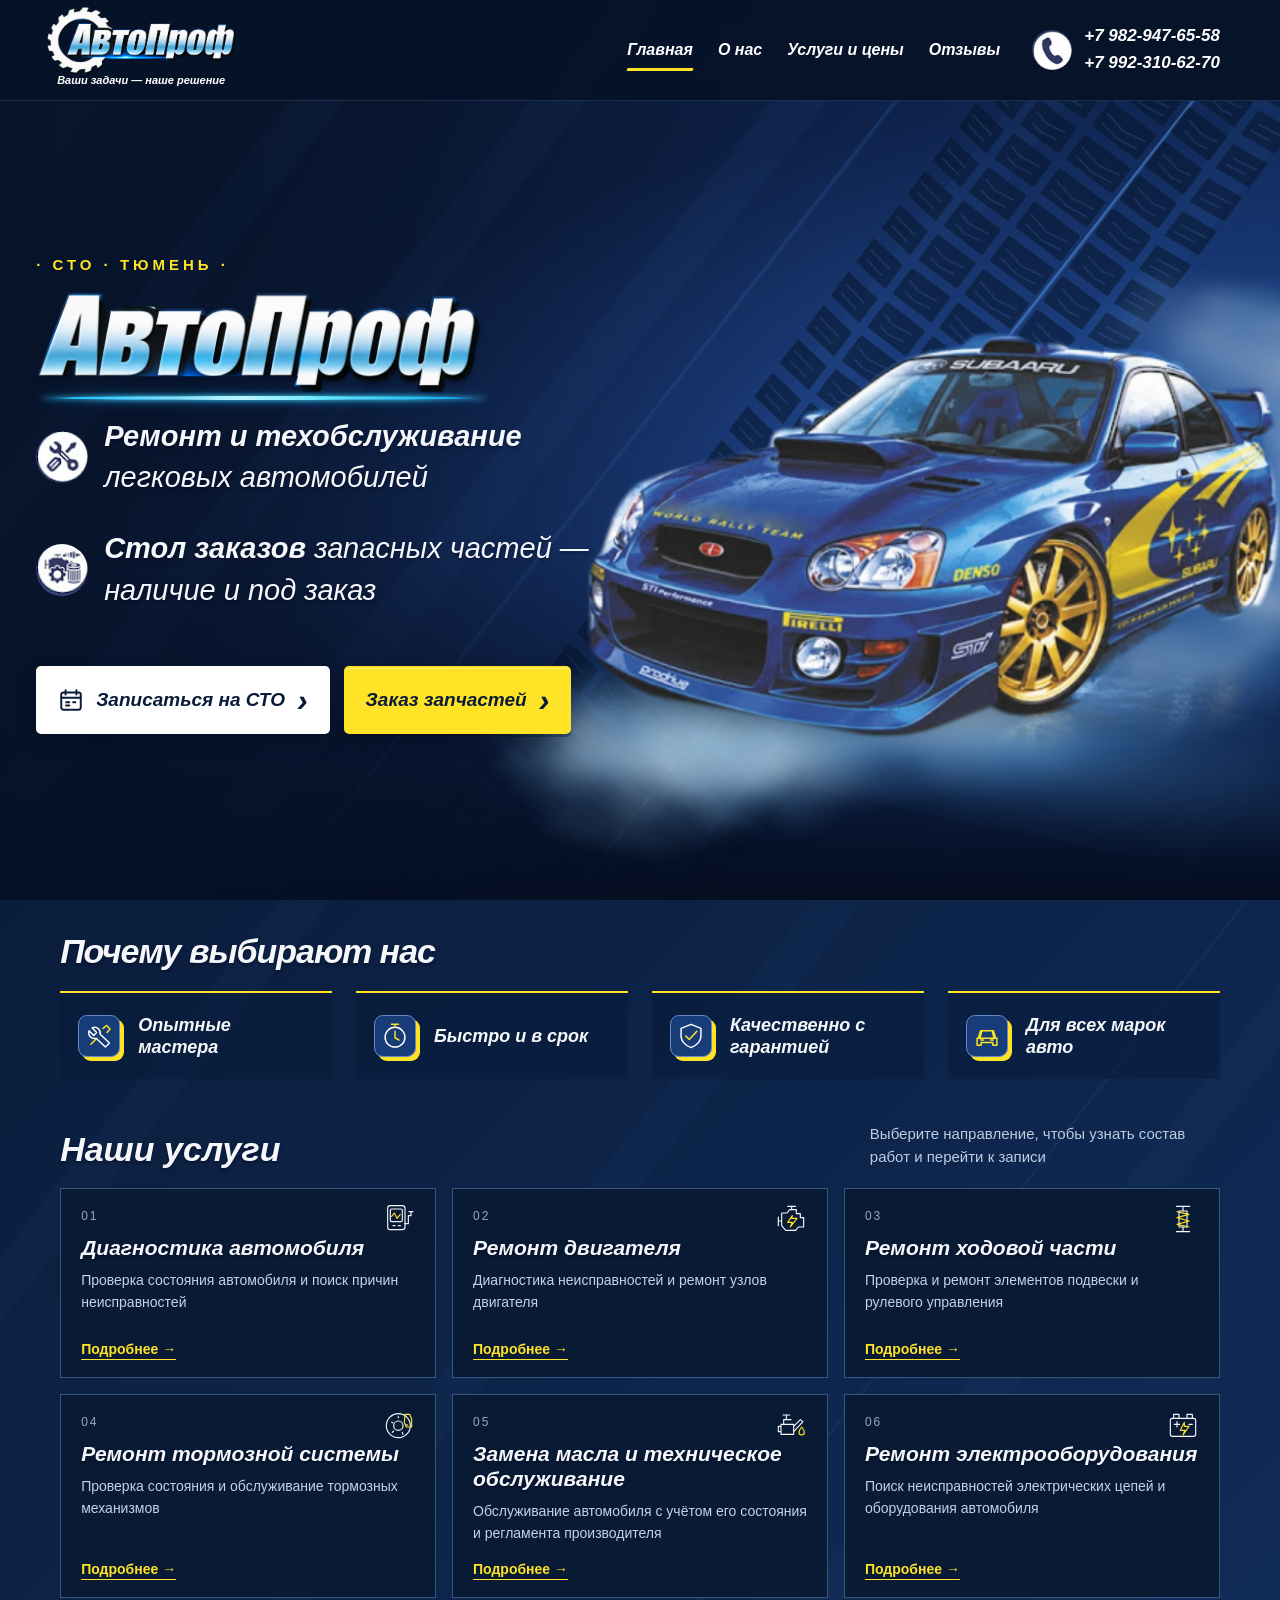
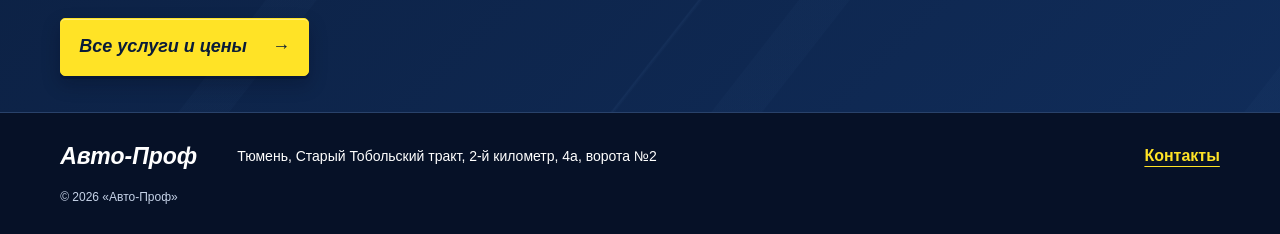
<file: index.html>
<!doctype html>
<html lang="ru">
<head>
<meta charset="UTF-8">
<meta name="viewport" content="width=device-width, initial-scale=1.0">
<title>Авто-Проф — автосервис в Тюмени</title>
<link rel="stylesheet" href="style.css?v=0f8491ec">
<link rel="stylesheet" href="services.css">
<link rel="stylesheet" href="visual-depth.css">
<link rel="stylesheet" href="header.css">
<link rel="stylesheet" href="hero-layout.css?v=631994cf">
<script src="hero-layout.js?v=60585cc0"></script>
<link rel="icon" href="data:,">
<style>
/* Каталог цен в общем информационном окне — без изменений экранов сайта. */
#modal-panel.prices-panel{max-width:850px;max-height:calc(100dvh - 34px);display:flex;flex-direction:column;overflow:hidden;background:#172940;border:1px solid #d6b86b}
#modal-panel.prices-panel #dt{flex-shrink:0;margin:0 0 12px;color:#fff;font-size:clamp(21px,2.4vw,30px)}
#modal-panel.prices-panel #desc{overflow-y:auto;overscroll-behavior:contain;min-height:0;padding-right:10px;scrollbar-color:#dfbe6a #1d324b}
#modal-panel.prices-panel #close{flex-shrink:0;margin-top:14px;align-self:flex-start}
#modal-panel.prices-panel .price-intro{color:#cbd7e8;font-size:14px;margin:0 0 15px}
#modal-panel.prices-panel .price-group{padding:14px 0 16px;border-top:1px solid #50627b}
#modal-panel.prices-panel .price-group h3{font-size:20px;color:#ffe326;margin:0 0 12px;line-height:1.3}
#modal-panel.prices-panel .price-list{list-style:none;padding:0;margin:0}
#modal-panel.prices-panel .price-list li{display:flex;justify-content:space-between;align-items:baseline;gap:16px;padding:8px 0;border-bottom:1px solid #ffffff15;color:#eef4fc;font-size:15px;line-height:1.4}
#modal-panel.prices-panel .price-list strong{color:#ffe326;white-space:nowrap;font-size:14px;font-weight:700}
@media(max-width:570px){#modal-panel.prices-panel{padding:18px 14px;max-height:calc(100dvh - 12px)}#modal-panel.prices-panel .price-list li{flex-wrap:wrap;gap:2px}#modal-panel.prices-panel .price-list strong{margin-left:auto}}
</style>
</head>
<body>
    <header class="site-header" aria-label="Шапка сайта">
      <!-- Постоянный логотип: шестерёнка и название из новой визитки. -->
      <div class="brand" role="img" aria-label="АвтоПроф. Ваши задачи — наше решение">
        <span class="brand-art" aria-hidden="true"></span>
        <span class="brand-slogan" aria-hidden="true">Ваши задачи — наше решение</span>
      </div>
      <div class="header-side">
      <nav class="main-nav" aria-label="Основное меню">
        <a href="#home" class="active" aria-current="page" data-panel="Главная">Главная</a>
        <button type="button" data-panel="О нас">О нас</button>
        <a href="#services" data-panel="Услуги и цены">Услуги и цены</a>
        <button type="button" data-panel="Отзывы">Отзывы</button>
      </nav>
      <div class="header-phones" aria-label="Телефоны Авто-Проф">
        <span class="header-phone-icon" aria-hidden="true"></span>
        <div class="header-phone-numbers"><a href="tel:+79829476558">+7 982-947-65-58</a><a href="tel:+79923106270">+7 992-310-62-70</a></div>
      </div>
      </div>
    </header>
<main class="page" id="home">
  <div class="landscape" aria-hidden="true"></div>
  <div class="scene-shade" aria-hidden="true"></div>
  <div class="hero-reference-stage">
  <div class="car-art" role="img" aria-label="Синий Subaru в жёлтой раллийной ливрее с золотыми дисками"><span class="car-light" aria-hidden="true"></span><span class="car-smoke" aria-hidden="true"></span></div>
  <div class="composition">


    <section class="hero" aria-label="Автосервис Авто-Проф">
      <div class="hero-locality">· СТО · Тюмень ·</div>
      <h1 class="hero-wordmark"><span class="visually-hidden">Авто-Проф</span><img src="assets/avtoprof-wordmark.svg" alt="" width="1845" height="414"></h1>


    </section>



    <section class="service-blocks" aria-label="Ремонт и заказ запчастей">
      <div class="service-block">
        <span class="service-icon service-icon-repair" aria-hidden="true"></span>
        <p><strong>Ремонт и техобслуживание</strong> легковых автомобилей</p>
      </div>
      <div class="service-block">
        <span class="service-icon service-icon-parts" aria-hidden="true"></span>
        <p><strong>Стол заказов</strong> запасных частей — наличие и под заказ</p>
      </div>
    </section>

    <div class="actions">
      <button type="button" class="action booking-cta" data-panel="Услуги">
        <svg class="cta-calendar-icon" viewBox="0 0 24 24" aria-hidden="true"><rect x="3" y="5" width="18" height="16" rx="2"/><path d="M7 3v4M17 3v4M3 10h18M7.5 14h3M7.5 17h3M14 14h2"/></svg>
        <span>Записаться на СТО</span><span class="cta-arrow" aria-hidden="true">›</span>
      </button>
      <button type="button" class="action parts-cta" title="Форма заказа запчастей готовится"><span>Заказ запчастей</span><span class="cta-arrow" aria-hidden="true">›</span></button>
    </div>
  </div>
  </div>
</main>
<div id="home-content">
<section class="benefits-screen" aria-labelledby="benefits-title">
  <div class="benefits-inner">
    <h2 id="benefits-title">Почему выбирают нас</h2>
    <section class="advantages" aria-label="Преимущества автосервиса">
      <div class="advantage">
        <svg class="adv-icon" viewBox="0 0 48 48" aria-hidden="true"><path d="m12 10 8 8-5 5-8-8a10 10 0 0 0 12 13l16 15 7-7-16-15A10 10 0 0 0 12 10Z"/><path d="m31 11 6-5 6 6-5 6M10 38l9-9"/></svg>
        <span>Опытные мастера</span>
      </div>
      <div class="advantage">
        <svg class="adv-icon" viewBox="0 0 48 48" aria-hidden="true"><circle cx="24" cy="26" r="17"/><path d="M24 16v11l7 4M18 4h12M24 4v5"/></svg>
        <span>Быстро и в срок</span>
      </div>
      <div class="advantage">
        <svg class="adv-icon" viewBox="0 0 48 48" aria-hidden="true"><path d="m24 4 17 7v13c0 10-9 17-17 20C16 41 7 34 7 24V11Z"/><path d="m15 24 6 6 13-14"/></svg>
        <span>Качественно с гарантией</span>
      </div>
      <div class="advantage">
        <svg class="adv-icon" viewBox="0 0 48 48" aria-hidden="true"><path d="m9 28 4-13h22l4 13M7 28h34v12h-7v-5H14v5H7ZM15 15l-3 13m21-13 3 13M13 31h5m12 0h5"/></svg>
        <span>Для всех марок авто</span>
      </div>
    </section>
  </div>
</section>
<section class="services-section" id="services" aria-labelledby="services-title">
  <div class="services-heading"><div><h2 id="services-title" tabindex="-1">Наши услуги</h2></div><p>Выберите направление, чтобы узнать состав работ и перейти к записи</p></div>
  <div class="service-cards" id="service-cards"></div>
  <div class="services-actions">

    <a class="service-button all-services" href="services.html" data-service-price-modal="true">Все услуги и цены <span aria-hidden="true">→</span></a>
  </div>
  <noscript><p>Для просмотра каталога включите JavaScript. <a href="services.html">Все услуги и цены</a></p></noscript>
</section>
</div>
<footer class="site-footer" id="contacts">
  <strong class="footer-brand">Авто-Проф</strong>
  <address>Тюмень, Старый Тобольский тракт, 2-й километр, 4а, ворота №2</address>
  <a href="#contacts" data-panel="Контакты">Контакты</a>
  <small>© 2026 «Авто-Проф»</small>
</footer>

<div class="dialog" id="dialog" role="dialog" aria-modal="true" aria-labelledby="dt">
<div class="panel" id="modal-panel">
<h2 id="dt">
</h2>
<div id="desc">
</div>
<section id="booking" hidden aria-label="Демонстрационный календарь записи">
<p class="booking-note">
<strong>Демонстрация.</strong> Цветные точки и время — пример. Реальная занятость СТО пока не подключена, запись не отправляется.</p>
<div class="booking-toolbar">
<button type="button" class="booking-nav" id="cal-prev" aria-label="Предыдущий месяц">‹</button>
<strong id="cal-month">
</strong>
<button type="button" class="booking-nav" id="cal-next" aria-label="Следующий месяц">›</button>
</div>
<div class="booking-days" id="cal-days">
</div>
<div class="booking-legend">
<span>
<i class="booking-dot free">
</i>Есть время (пример)</span>
<span>
<i class="booking-dot few">
</i>Мало мест (пример)</span>
<span>
<i class="booking-dot busy">
</i>Нет мест (пример)</span>
</div>
<div class="booking-result" id="cal-result" aria-live="polite">
<strong>Выбери дату</strong>Нажми на число с цветной точкой, чтобы посмотреть пример свободных часов.</div>
</section>
<section id="reviews" hidden aria-label="Отзывы клиентов">
<p class="reviews-summary" id="reviews-summary"></p>
<p id="reviews-empty">Опубликованных отзывов пока нет. Будем размещать реальные отзывы после проверки подлинности и модерации.</p>
<ul class="review-list" id="review-list" aria-label="Опубликованные отзывы"></ul>
<h3>Оставить отзыв — демонстрация</h3>
<p class="review-note" id="review-demo-note">Отзыв не отправляется и не сохраняется. Это прототип формы: публикация и проверка отзывов ещё не подключены. Не вводите персональные данные.</p>
<form class="review-form" id="review-form" aria-describedby="review-demo-note">
<label>Имя или псевдоним<input name="author" maxlength="60" autocomplete="off" required></label>
<fieldset><legend>Ваша оценка: от 1 до 5 звёзд</legend><div class="review-stars">
<label><input type="radio" name="rating" value="1" required>1 ★</label><label><input type="radio" name="rating" value="2" required>2 ★</label><label><input type="radio" name="rating" value="3" required>3 ★</label><label><input type="radio" name="rating" value="4" required>4 ★</label><label><input type="radio" name="rating" value="5" required>5 ★</label>
</div></fieldset>
<label>Текст отзыва<textarea name="text" minlength="10" maxlength="2000" required></textarea></label>
<button class="close" type="submit">Проверить заполнение (без отправки)</button>
<p class="review-status review-note" id="review-status" role="status"></p>
</form>
<p class="review-note">Планируется проверка подлинности отзывов и модерация перед публикацией. Защита от спама будет включать серверную проверку данных, ограничение частоты отправки и проверку повторов. Сейчас приём отзывов отключён.</p>
</section><button class="close" id="close">Вернуться на главную</button>
</div>
</div>

<!-- Шаг 2: выбор времени и демонстрационная форма. Заявки никуда не отправляются. -->
<div class="appointment-dialog" id="appointment-dialog" role="dialog" aria-modal="true" aria-labelledby="appointment-title" hidden>
  <section class="appointment-panel">
    <button class="appointment-x" id="appointment-close" type="button" aria-label="Закрыть окно записи">×</button>
    <div class="appointment-kicker">Авто-Проф · Демонстрационная запись</div>
    <h2 id="appointment-title">Выбор времени записи</h2>
    <p class="appointment-date" id="appointment-date"></p>
    <p class="appointment-disclaimer">Свободные часы указаны для примера. Дата и время не бронируются.</p>
    <p class="appointment-section-title">Выберите свободный час</p>
    <div id="appointment-times" class="appointment-times" role="group" aria-label="Доступное время"></div>
    <form id="appointment-form" novalidate>
      <div class="appointment-fields">
        <label>Ваше имя <input name="name" type="text" autocomplete="name" placeholder="Как к вам обращаться" maxlength="80" required></label>
        <label>Телефон <input name="phone" type="tel" autocomplete="tel" placeholder="+7 ..." maxlength="32" required></label>
      </div>
      <button class="appointment-submit" id="appointment-submit" type="submit" disabled>Проверить выбор (демо)</button>
      <p class="appointment-feedback" id="appointment-feedback" role="status" aria-live="polite">Форма работает только для демонстрации: данные не отправляются и не сохраняются.</p>
    </form>
  </section>
</div>

<script src="services-data.js"></script>
<script src="services-ui.js?v=f7b2fd6e"></script>
<script src="script.js?v=80ea9233"></script>
<script>
/* Одно прокручиваемое окно с полным утверждаемым перечнем из шести категорий. */
(function(){
const groups=[["Диагностика автомобиля",["Компьютерная диагностика","Диагностика двигателя","Диагностика ходовой части","Диагностика тормозной системы","Диагностика электрооборудования","Проверка технических жидкостей"]],["Ремонт двигателя",["Капитальный ремонт двигателя","Замена прокладки ГБЦ","Замена ремня и цепи ГРМ","Замена сальников и прокладок","Ремонт системы охлаждения","Замена радиатора, термостата и помпы","Устранение течей масла и антифриза"]],["Ремонт ходовой части",["Замена амортизаторов","Замена стоек и втулок стабилизатора","Замена шаровых опор","Замена рулевых наконечников и тяг","Замена рычагов подвески","Замена ступичных подшипников","Замена сайлентблоков"]],["Ремонт тормозной системы",["Замена тормозных колодок","Замена тормозных дисков","Замена тормозных суппортов","Ремонт тормозных суппортов","Замена тормозных шлангов","Замена тормозной жидкости","Прокачка тормозной системы"]],["Замена масла и техническое обслуживание",["Замена моторного масла","Замена масляного фильтра","Замена воздушного фильтра","Замена салонного фильтра","Замена топливного фильтра","Замена масла в коробке передач","Замена антифриза","Плановое техническое обслуживание"]],["Ремонт электрооборудования",["Диагностика электропроводки","Ремонт электропроводки","Ремонт и замена генератора","Ремонт и замена стартера","Замена датчиков","Диагностика аккумулятора","Ремонт освещения автомобиля","Поиск и устранение неисправностей электрооборудования"]]];
let lastTrigger=null;
const dialog=document.getElementById('dialog');
const panel=document.getElementById('modal-panel');
const desc=document.getElementById('desc');
function closePrices(){
  panel.classList.remove('prices-panel');
  dialog.classList.remove('open');
  if(lastTrigger && lastTrigger.isConnected)lastTrigger.focus({preventScroll:true});
  lastTrigger=null;
}
document.addEventListener('click',function(event){
  // Header navigation is NEVER a price dialog trigger. Keep this decision
  // here in the capturing handler, before the dialog's own event handling.
  const headerServices=event.target.closest('body > .site-header .main-nav [data-panel="Услуги и цены"]');
  if(headerServices){
    if(event.metaKey||event.ctrlKey||event.shiftKey||event.altKey||event.button!==0)return;
    event.preventDefault();
    event.stopImmediatePropagation();
    const target=document.getElementById('services');
    if(target){
      const reduced=window.matchMedia('(prefers-reduced-motion: reduce)').matches;
      target.scrollIntoView({behavior:reduced?'instant':'smooth',block:'start'});
      document.querySelectorAll('.main-nav [data-panel]').forEach(el=>{
        const active=el===headerServices;
        el.classList.toggle('active',active);
        if(active)el.setAttribute('aria-current','page');
        else el.removeAttribute('aria-current');
      });
      if(window.location.hash!=='#services')window.history.pushState(null,'','#services');
    }
    return;
  }
  // Each of six details links shows only the matching group from the same price list.
  const single=event.target.closest('#service-cards .service-card .service-more');
  const trigger=single||event.target.closest('.all-services[data-service-price-modal]');
  if(trigger){
    if(event.metaKey||event.ctrlKey||event.shiftKey||event.altKey)return;
    event.preventDefault();event.stopImmediatePropagation();
    lastTrigger=trigger;
    document.getElementById('booking').hidden=true;
    document.getElementById('reviews').hidden=true;
    document.getElementById('dt').hidden=false;
    const serviceId=single?(single.dataset.serviceDetail||single.getAttribute('href')?.match(/service-([a-z-]+)\.html/)?.[1]):null;
    const selectedGroup=single?window.AVTO_SERVICES.services.findIndex(service=>service.id===serviceId):-1;
    if(single && (selectedGroup<0 || selectedGroup>=groups.length))return;
    document.getElementById('dt').textContent=single?groups[selectedGroup][0]:'Авто-Проф — Виды работ и цены';
    panel.classList.remove('about-panel','reviews-panel','booking-wide');
    panel.classList.add('prices-panel');
    desc.hidden=false;desc.replaceChildren();
    const intro=document.createElement('p');intro.className='price-intro';
    intro.textContent='Перечень работ для согласования. Цены «от 0 рублей» — временные обозначения, не действующий прайс.';
    desc.append(intro);
    groups.forEach(([name,works],index)=>{
      if(single && index!==selectedGroup)return;
      const section=document.createElement('section');section.className='price-group';
      const heading=document.createElement('h3');heading.textContent=(index+1)+'. '+name;
      const list=document.createElement('ul');list.className='price-list';
      works.forEach(work=>{
        const item=document.createElement('li');
        const label=document.createElement('span');label.textContent=work;
        const amount=document.createElement('strong');amount.textContent='от 0 рублей';
        item.append(label,amount);list.append(item);
      });
      section.append(heading,list);desc.append(section);
    });
    desc.scrollTop=0;dialog.classList.add('open');
    document.getElementById('close').focus({preventScroll:true});
    return;
  }
  if(panel.classList.contains('prices-panel') && (event.target.id==='close'||event.target===dialog)){
    event.preventDefault();event.stopImmediatePropagation();closePrices();
  }
},true);
document.addEventListener('keydown',event=>{
 if(event.key==='Escape' && panel.classList.contains('prices-panel') && dialog.classList.contains('open')){
   event.preventDefault();event.stopImmediatePropagation();closePrices();
 }
},true);
})();
</script>

<!-- Демонстрационный предпросмотр записи: никакие заявки не сохраняются. -->
<style>
#sto-booking-preview .sto-review[hidden],#sto-booking-preview .sto-success[hidden]{display:none!important}
#sto-booking-preview .sto-review{border:1px solid #d4b556;border-radius:10px;margin-top:10px;padding:12px;color:#fff;background:#213b56}
#sto-booking-preview .sto-review h3{font-size:16px;color:#ffda29;margin:0 0 7px}
#sto-booking-preview .sto-review-details-line{font-size:13px;line-height:1.4;margin:3px 0;overflow-wrap:anywhere}
#sto-booking-preview .sto-review-actions{display:flex;gap:10px;margin-top:9px}
#sto-booking-preview .sto-review-actions button{flex:1;border:1px solid #cbb36d;background:#ffda29;color:#12273c;padding:9px;border-radius:8px;cursor:pointer;font-size:13px;font-weight:700}
#sto-booking-preview .sto-review-actions #sto-edit{background:#29465f;color:#fff}
#sto-booking-preview .sto-success{text-align:center;border:1px solid #487f5e;border-radius:12px;background:#1f3d44;padding:15px 12px;margin-top:10px}
#sto-booking-preview .sto-success-check{display:inline-grid;place-items:center;border-radius:50%;width:45px;height:45px;background:#2fa96a;color:white;font-size:28px;font-weight:bold}
#sto-booking-preview .sto-success h3{font-size:22px;color:#fff;margin:8px 0}
#sto-booking-preview .sto-success p{font-size:14px;margin:6px 0}
#sto-booking-preview .sto-success small{display:block;font-size:11px;line-height:1.4;color:#bdd0dc;margin-top:10px}
@media(max-width:570px){#sto-booking-preview .sto-review-actions{flex-direction:column}}
#sto-booking-preview[hidden]{display:none!important}
#sto-booking-preview{position:fixed;inset:0;z-index:1100;background:rgba(5,12,25,.84);display:flex;align-items:center;justify-content:center;padding:14px;backdrop-filter:blur(5px)}
#sto-booking-preview .sto-preview-card{position:relative;box-sizing:border-box;width:min(850px,100%);max-height:calc(100dvh - 28px);overflow-y:auto;padding:25px;background:#172940;color:#fff;border:1px solid #bfa65e;border-radius:18px;box-shadow:0 28px 90px #000a;font-family:Arial,"Segoe UI",sans-serif}
#sto-booking-preview h2{font-size:27px;line-height:1.2;color:#fff;margin:0 38px 8px 0}
#sto-booking-preview .sto-note{font-size:13px;color:#bdcee1;margin:0 0 16px;line-height:1.5}
#sto-booking-preview .sto-close{position:absolute;top:13px;right:17px;background:none;color:#fff;border:0;font-size:30px;cursor:pointer}
#sto-booking-preview .sto-fields{display:grid;grid-template-columns:1fr 1fr;gap:12px}
#sto-booking-preview label{display:flex;flex-direction:column;gap:6px;font-size:14px;font-weight:700;color:#f4f5f8}
#sto-booking-preview input,#sto-booking-preview textarea{box-sizing:border-box;width:100%;border:1px solid #71849b;border-radius:9px;background:#0c1c32;color:#fff;padding:11px 12px;min-height:43px;font:normal 15px/1.4 Arial,sans-serif}
#sto-booking-preview textarea{resize:vertical;min-height:72px}
#sto-booking-preview .sto-reason{grid-column:1/-1}
#sto-booking-preview .sto-time-heading{display:flex;justify-content:space-between;gap:8px;align-items:center;margin:17px 0 10px;font-size:15px;font-weight:700}
#sto-booking-preview .sto-time-heading small{font-size:12px;color:#bdcee1;font-weight:400}
#sto-booking-preview .sto-legend{display:flex;gap:16px;flex-wrap:wrap;margin:10px 0;color:#d4e2f4;font-size:12px}
#sto-booking-preview .sto-legend span{display:inline-flex;align-items:center;gap:6px}
#sto-booking-preview .sto-legend i{width:17px;height:7px;border-radius:4px;display:inline-block}
#sto-booking-preview .sto-time-grid{display:grid;grid-template-columns:repeat(4,minmax(0,1fr));gap:9px}
#sto-booking-preview .sto-time{background:#203955;border:1px solid #526b88;color:#fff;border-radius:10px;padding:11px 9px;text-align:left;cursor:pointer;font:inherit}
#sto-booking-preview .sto-time:disabled{opacity:.62;cursor:not-allowed}
#sto-booking-preview .sto-time[aria-pressed="true"]{border:2px solid #ffdb35;background:#2d4762;padding:10px 8px}
#sto-booking-preview .sto-time[aria-pressed="true"]::after{content:"✓ Выбрано";display:block;font-size:12px;font-weight:800;color:#ffda29;margin-top:7px}
#sto-booking-preview .sto-selected{border:1px solid #d6b35c;background:#253d59;border-radius:9px;padding:11px 13px;margin-top:14px;line-height:1.5;color:#fff;font-size:14px}
#sto-booking-preview .sto-selected strong{color:#ffda29}
#sto-booking-preview .sto-time strong{font-size:17px;display:block;margin-bottom:8px}
#sto-booking-preview .sto-bars{display:flex;gap:3px;margin-bottom:7px}
#sto-booking-preview .sto-bars i{flex:1;height:7px;border-radius:3px}
#sto-booking-preview .sto-time small{font-size:11px;color:#dce7f7}
#sto-booking-preview .sto-submit{border:0;border-radius:9px;background:#ffda29;color:#0e2440;padding:13px 20px;font-size:16px;font-weight:800;cursor:pointer;margin-top:15px;width:100%}
#sto-booking-preview .sto-submit:disabled{opacity:.5;cursor:not-allowed}
#sto-booking-preview .sto-feedback{font-size:13px;color:#ffe584;line-height:1.5;min-height:18px;margin:10px 0 0}
@media(max-width:650px){#sto-booking-preview .sto-preview-card{padding:20px 14px}#sto-booking-preview .sto-fields{grid-template-columns:1fr}#sto-booking-preview .sto-time-grid{grid-template-columns:repeat(2,minmax(0,1fr))}#sto-booking-preview h2{font-size:23px}}
/* Компактное окно записи для 1366×768: естественная типографика, без масштабирования. */
@media (min-width:701px) and (min-height:650px){
 #sto-booking-preview{padding:8px}
 #sto-booking-preview .sto-preview-card{padding:14px 20px;max-height:calc(100dvh - 16px);overflow-y:auto}
 #sto-booking-preview h2{font-size:23px;margin-bottom:3px}
 #sto-booking-preview .sto-note{font-size:12px;line-height:1.3;margin-bottom:8px}
 #sto-booking-preview .sto-fields{column-gap:12px;row-gap:7px}
 #sto-booking-preview label{font-size:13px;gap:3px}
 #sto-booking-preview input,#sto-booking-preview textarea{min-height:36px;padding:7px 10px;font-size:14px;line-height:1.3}
 #sto-booking-preview textarea{min-height:48px;height:48px}
 #sto-booking-preview .sto-time-heading{margin:9px 0 5px;font-size:14px}
 #sto-booking-preview .sto-legend{margin:4px 0 7px}
 #sto-booking-preview .sto-time-grid{gap:7px}
 #sto-booking-preview .sto-time{padding:7px 9px}
 #sto-booking-preview .sto-time[aria-pressed="true"]{padding:6px 8px}
 #sto-booking-preview .sto-time strong{font-size:16px;margin-bottom:4px}
 #sto-booking-preview .sto-bars{margin-bottom:4px}
 #sto-booking-preview .sto-bars i{height:6px}
 #sto-booking-preview .sto-time[aria-pressed="true"]::after{margin-top:3px}
 #sto-booking-preview .sto-selected{margin-top:8px;padding:7px 10px;font-size:13px}
 #sto-booking-preview .sto-submit{margin-top:8px;padding:9px 15px;font-size:15px}
 #sto-booking-preview .sto-feedback{margin-top:5px;font-size:12px}
}
</style>
<div id="sto-booking-preview" hidden role="dialog" aria-modal="true" aria-labelledby="sto-preview-title">
 <section class="sto-preview-card">
  <button class="sto-close" type="button" aria-label="Закрыть окно записи">×</button>
  <h2 id="sto-preview-title">Записаться на СТО</h2>
  <p class="sto-note">Авто-Проф · Демонстрационный макет. Записи и занятость условные; персональные данные не передаются и не сохраняются.</p>
  <form id="sto-preview-form" novalidate>
   <div class="sto-fields">
    <label>Ваше имя <input type="text" name="client" autocomplete="off" placeholder="Введите имя" required maxlength="80"></label>
    <label>Номер телефона <input type="tel" name="phone" autocomplete="off" placeholder="+7 (999) 000-00-00" required maxlength="30"></label>
    <label class="sto-reason">Причина обращения (необязательно) <textarea name="reason" placeholder="Например: стук в подвеске, замена масла, диагностика двигателя..." maxlength="1000"></textarea></label>
    <label class="sto-reason">Дата приезда <input type="date" name="date" required></label>
   </div>
   <div class="sto-time-heading"><span>Удобное время приезда</span><small>4 места на каждый час</small></div>
   <div class="sto-legend"><span><i style="background:#397dd2"></i> Занято</span><span><i style="background:#ffda29"></i> Свободно</span></div>
   <div class="sto-time-grid" id="sto-preview-times"></div>
   <div class="sto-selected" id="sto-preview-selected" role="status" aria-live="polite">Дата и время приезда: <strong>время ещё не выбрано</strong></div>
   <button class="sto-submit" type="submit">Проверить данные заявки</button>
   <div id="sto-review" class="sto-review" hidden>
    <h3>Проверьте данные заявки</h3><div id="sto-review-details"></div>
    <div class="sto-review-actions"><button type="button" id="sto-edit">Изменить данные</button><button type="button" id="sto-send">Отправить заявку (демо)</button></div>
   </div>
   <div id="sto-success" class="sto-success" hidden role="status" aria-live="polite">
     <span class="sto-success-check" aria-hidden="true">✓</span>
     <h3>Заявка принята!</h3>
     <p>С вами свяжется менеджер в ближайшее время.</p>
     <p>Благодарим за обращение в «АвтоПроф»!</p>
     <small>Демонстрация: запись не отправлена, не сохранена и не бронирует время на СТО.</small>
   </div>
   <p class="sto-feedback" id="sto-preview-feedback" aria-live="polite">Выберите дату и свободное время. Реальная запись пока не подключена.</p>
  </form>
 </section>
</div>
<script>
(function(){
 const overlay=document.getElementById('sto-booking-preview');
 const form=document.getElementById('sto-preview-form');
 const date=form.elements.namedItem('date');
 const times=document.getElementById('sto-preview-times');
 const feedback=document.getElementById('sto-preview-feedback');
 const selectedSummary=document.getElementById('sto-preview-selected');
 function updateSummary(){selectedSummary.replaceChildren();selectedSummary.append(document.createTextNode('Дата и время приезда: '));const strong=document.createElement('strong');strong.textContent=date.value && activeTime ? date.value+' в '+activeTime : 'время ещё не выбрано';selectedSummary.append(strong);}
 const close=overlay.querySelector('.sto-close');
 const review=document.getElementById('sto-review');
 const reviewDetails=document.getElementById('sto-review-details');
 const success=document.getElementById('sto-success');
 const edit=document.getElementById('sto-edit');
 const send=document.getElementById('sto-send');
 const checkButton=form.querySelector('.sto-submit');
 function resetResult(){review.hidden=true;success.hidden=true;checkButton.hidden=false;}
 function setReviewLine(label,value){const p=document.createElement('p');p.className='sto-review-details-line';const strong=document.createElement('strong');strong.textContent=label+': ';p.append(strong,document.createTextNode(value));reviewDetails.append(p);}
 edit.addEventListener('click',()=>{resetResult();feedback.textContent='Исправьте данные и повторно проверьте заявку.';});
 send.addEventListener('click',()=>{review.hidden=true;checkButton.hidden=true;success.hidden=false;feedback.textContent='Это пример подтверждения. Для реальной записи требуется подключение серверного сохранения.';});
 let activeTime=null,previousFocus=null;
 const today=()=>{const p=Object.fromEntries(new Intl.DateTimeFormat('en-US',{timeZone:'Asia/Yekaterinburg',year:'numeric',month:'2-digit',day:'2-digit'}).formatToParts(new Date()).filter(x=>x.type!=='literal').map(x=>[x.type,x.value]));return p.year+'-'+p.month+'-'+p.day;};
 function count(dateStr,hour){
  const day=Number(dateStr.slice(-2));
  return (day*7+hour*3)%5;
 }
 function render(){
  activeTime=null;times.replaceChildren();updateSummary();
  const selected=date.value;
  const now=today();
  for(let hour=9;hour<18;hour++){
   if(hour===13)continue;
   const time=String(hour).padStart(2,'0')+':00',busy=count(selected||now,hour);
   const button=document.createElement('button');
   button.type='button';button.className='sto-time';button.disabled=!selected||selected<now||busy===4;
   button.setAttribute('aria-pressed','false');
   const title=document.createElement('strong');title.textContent=time;
   const bars=document.createElement('span');bars.className='sto-bars';
   for(let i=0;i<4;i++){let bar=document.createElement('i');bar.style.background=i<busy?'#397dd2':'#ffda29';bars.append(bar);}
   const caption=document.createElement('small');caption.textContent=busy===4?'Все 4 места заняты':'Записано '+busy+' из 4';
   button.append(title,bars,caption);
   button.addEventListener('click',()=>{activeTime=time;times.querySelectorAll('button').forEach(b=>b.setAttribute('aria-pressed',String(b===button)));updateSummary();feedback.textContent='Вы выбрали '+selected+' в '+time+'. Для демонстрации заполните данные и нажмите «Проверить заявку». Это ещё не запись на СТО.';});
   times.append(button);
  }
 }
 function open(event){
  if(event.metaKey||event.ctrlKey||event.shiftKey||event.altKey)return;
  event.preventDefault();event.stopImmediatePropagation();
  previousFocus=event.target.closest('.booking-cta');
  form.reset();resetResult();date.min=today();date.value=today();
  feedback.textContent='Выберите свободное время. Реальная запись пока не подключена.';
  render();overlay.hidden=false;document.body.style.overflow='hidden';close.focus();
 }
 function hide(){overlay.hidden=true;document.body.style.overflow='';form.reset();resetResult();activeTime=null;if(previousFocus)previousFocus.focus({preventScroll:true});}
 window.addEventListener('click',event=>{if(event.target.closest('.booking-cta'))open(event)},true);
 close.addEventListener('click',hide);
 overlay.addEventListener('click',event=>{if(event.target===overlay)hide()});
 document.addEventListener('keydown',event=>{if(event.key==='Escape'&&!overlay.hidden){event.preventDefault();event.stopImmediatePropagation();hide()}},true);
 date.addEventListener('change',()=>{resetResult();render();feedback.textContent='Выберите свободное время. Данные условные.'});
 form.addEventListener('submit',event=>{
  event.preventDefault();
  const name=form.elements.namedItem('client').value.trim(),phone=form.elements.namedItem('phone').value.trim();
  if(!name||!phone||!date.value||!activeTime){feedback.textContent='Укажите имя, телефон, дату и время для проверки заявки.';return;}
  reviewDetails.replaceChildren();
  setReviewLine('Имя',name);setReviewLine('Телефон',phone);
  setReviewLine('Причина обращения',form.elements.namedItem('reason').value.trim()||'Не указана');
  setReviewLine('Дата приезда',date.value);setReviewLine('Время приезда',activeTime);
  success.hidden=true;review.hidden=false;checkButton.hidden=true;
  feedback.textContent='Проверьте данные. Кнопка «Отправить заявку (демо)» не отправляет сведения и не сохраняет запись.';
 });
})();
</script>

</body>
</html>
</file>
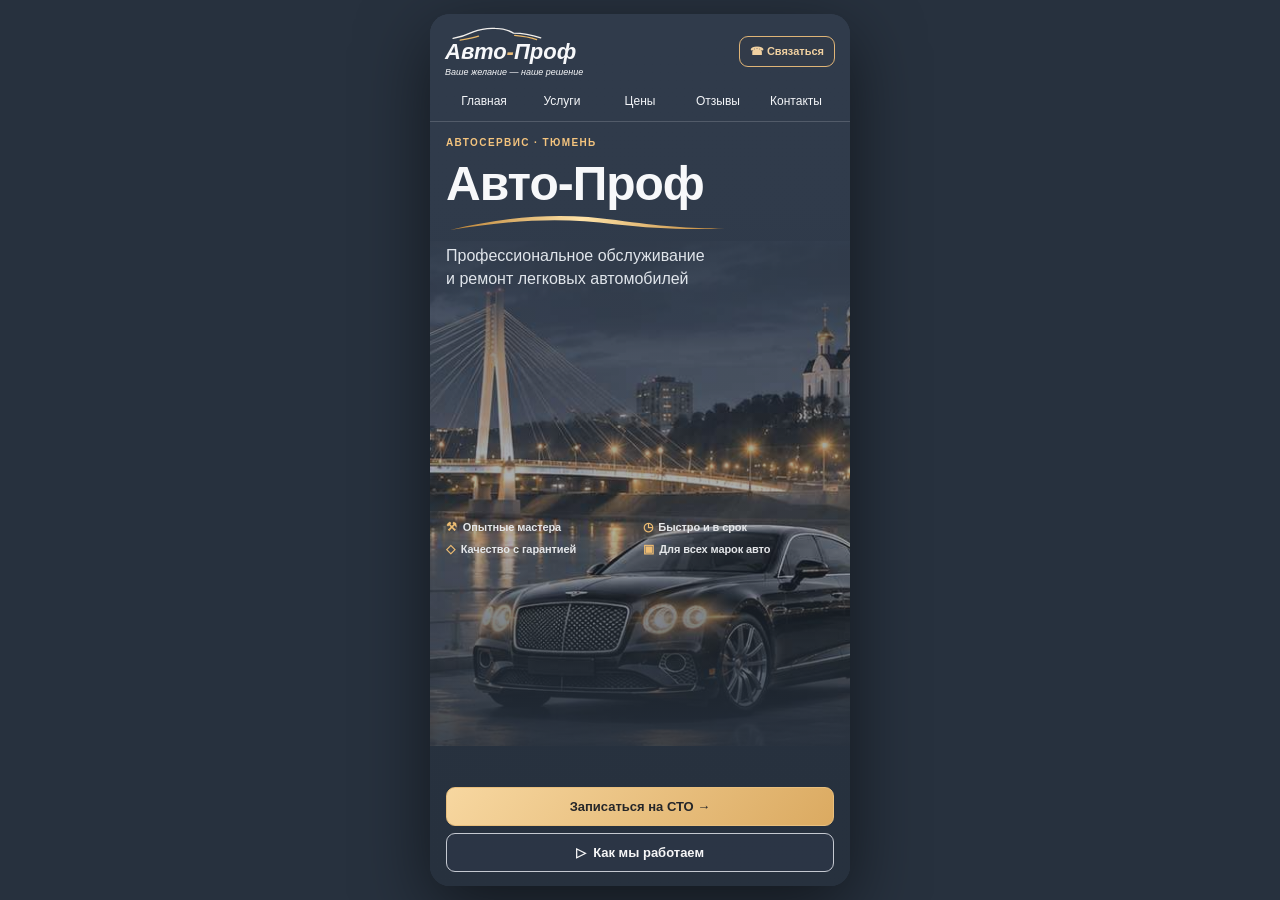
<file: mobile.html>
<!DOCTYPE html>
<html lang="ru">
<head><meta charset="UTF-8"><meta name="viewport" content="width=device-width,initial-scale=1">
<title>Авто-Проф — Мобильная версия</title>
<style>:root{--scene:url("[data-uri]")}*{box-sizing:border-box}html,body{margin:0;min-height:100%;font-family:Arial,'Segoe UI',sans-serif;background:#2b3442;color:#f7f8fa}button{font:inherit;cursor:pointer}.site{height:100dvh;min-height:540px;position:relative;overflow:hidden;isolation:isolate;background:linear-gradient(125deg,#344050,#293441 70%,#212b36)}.photo{position:absolute;z-index:-2;right:-2%;bottom:-2%;width:68%;height:91%;background-image:var(--scene);background-position:center right;background-size:contain;background-repeat:no-repeat}.shade{position:absolute;z-index:-1;inset:0;background:linear-gradient(90deg,#303b4b 0%,#303b4bf2 28%,#303b4b99 51%,#27324012 100%),linear-gradient(180deg,#20283488,transparent 27%,transparent 67%,#25303b69)}header{height:82px;display:grid;grid-template-columns:240px minmax(440px,1fr) 170px;gap:15px;align-items:center;padding:10px clamp(18px,4vw,60px);border-bottom:1px solid #ffffff2a}.brand{line-height:1.08}.brand svg{width:146px;height:22px;display:block;margin-bottom:-2px}.brand svg path{stroke:#f1efec;stroke-width:2.1;fill:none;stroke-linecap:round}.brand svg path:last-child{stroke:#e9b766}.brand-name{font-size:24px;font-style:italic;font-weight:800;white-space:nowrap}.brand-name span{color:#e9bb78}.tag{font-size:10px;margin-top:6px;font-style:italic;white-space:nowrap}nav{display:flex;align-items:center;justify-content:center;gap:clamp(8px,3.1vw,45px)}nav button{background:none;border:0;color:#f4f6f9;padding:7px 0;font-size:clamp(11px,1.15vw,15px)}nav button:hover,nav button:focus-visible{color:#f6cb87}.contact{border:1px solid #dfb477;color:#f1d1a1;background:#343c48b5;padding:11px 14px;border-radius:9px;white-space:nowrap;font-size:13px;font-weight:700;justify-self:end}main{height:calc(100% - 82px);display:flex;flex-direction:column;justify-content:center;align-items:flex-start;gap:22px;padding:25px clamp(20px,5.5vw,85px);max-width:100%}.intro{max-width:570px}.eyebrow{text-transform:uppercase;color:#f4c47e;letter-spacing:1.9px;font-size:12px;font-weight:700}.intro h1{font-size:clamp(46px,5.65vw,86px);letter-spacing:-1.9px;margin:13px 0 0;white-space:nowrap;font-weight:750;line-height:1.15}.curve{display:block;width:min(385px,95%);height:30px;margin:3px 0 15px}.intro p{font-size:clamp(17px,1.6vw,23px);line-height:1.38;margin:0;color:#e0e5eb}.benefits{display:flex;gap:clamp(10px,2.3vw,35px);flex-wrap:wrap;max-width:800px}.benefit{white-space:nowrap;font-size:13px;font-weight:600;color:#e4e6e9}.benefit i{font-style:normal;color:#edbc73;margin-right:6px;font-size:17px}.actions{display:flex;align-items:center;gap:14px;max-width:100%}.cta{border-radius:9px;padding:15px 22px;font-size:15px;font-weight:bold;white-space:nowrap;border:1px solid #e9bf7d;background:linear-gradient(130deg,#f7d7a0,#dbaa61);color:#252629}.cta.alt{color:#f6f6f7;background:#2e3849a8;border-color:#c5c9d1}.bottom{font-size:11px;color:#d0d2d5b8}.modal{display:none;position:fixed;inset:0;z-index:20;align-items:center;justify-content:center;background:#101822bb;padding:15px}.modal.open{display:flex}.panel{max-width:460px;width:100%;border:1px solid #dbac68;background:#2c3746;border-radius:14px;padding:22px;box-shadow:0 20px 80px #0009}.panel h2{margin:0 0 10px}.panel p{line-height:1.5}.panel a{color:#ffd493}.close{background:#e9bd81;color:#222;cursor:pointer;border:0;border-radius:7px;padding:10px 15px;font-weight:bold}@media(max-width:1000px) and (min-width:701px){header{grid-template-columns:180px 1fr 125px;padding:9px 22px;gap:8px}.brand-name{font-size:21px}.tag{font-size:9px}.contact{font-size:11px;padding:9px}main{gap:17px}.benefits{max-width:560px;gap:12px 15px}.benefit{font-size:11px}.photo{width:70%;right:-8%}}
body{margin:0;background:#27313e}.site{min-height:0;height:100dvh;background:linear-gradient(165deg,#303c4b,#26303e)}header{height:108px;grid-template-columns:minmax(0,1fr) auto;grid-template-rows:65px 34px;gap:0 7px;padding:5px 15px 0;align-items:center}.brand{grid-column:1;grid-row:1}.brand svg{width:105px;height:16px}.brand-name{font-size:22px}.tag{font-size:9px;margin-top:4px}.contact{grid-column:2;grid-row:1;font-size:11px;padding:8px 10px}.contact:before{content:''}nav{grid-column:1/-1;grid-row:2;display:grid;grid-template-columns:repeat(5,minmax(0,1fr));justify-content:stretch;gap:0;width:100%}nav button{font-size:clamp(9px,2.7vw,12px);white-space:nowrap;padding:5px 0}main{height:calc(100% - 108px);justify-content:space-between;gap:5px;padding:15px 16px 14px;max-width:none}.eyebrow{font-size:10px;letter-spacing:1.4px}.intro{width:100%}.intro h1{font-size:clamp(35px,10.1vw,48px);margin:8px 0 0;letter-spacing:-1px}.curve{width:73%;max-width:300px;height:21px;margin:0 0 13px}.intro p{font-size:clamp(13px,3.5vw,16px);line-height:1.4;max-width:320px}.photo{width:128%;height:58%;right:-28%;bottom:16%;background-position:right center;background-size:cover;opacity:.9}.shade{background:linear-gradient(180deg,#303b4b 0%,#303b4bf7 22%,#303b4b70 40%,#26303a48 59%,#27313ee0 83%,#27313ef5 100%)}.benefits{display:grid;grid-template-columns:repeat(2,minmax(0,1fr));gap:8px 5px;width:100%;max-width:100%}.benefit{font-size:clamp(9px,2.5vw,11px);white-space:nowrap;letter-spacing:-.1px}.benefit i{font-size:12px;margin-right:3px}.actions{width:100%;display:grid;grid-template-columns:1fr;gap:7px}.cta{width:100%;padding:11px 9px;font-size:13px;border-radius:9px}.bottom{display:none}@media(max-height:710px){header{height:98px;grid-template-rows:60px 29px;padding-top:3px}main{height:calc(100% - 98px);padding-top:8px;padding-bottom:10px}.intro h1{font-size:clamp(33px,9.7vw,42px);margin:4px 0 0}.intro p{font-size:12px}.curve{height:17px;margin-bottom:7px}.benefits{gap:4px}.cta{padding:8px 9px}.photo{height:55%;bottom:17%}}@media(min-width:700px){body{min-height:100vh;display:flex;align-items:center;justify-content:center}.site{height:min(900px,calc(100vh - 28px));width:min(420px,100vw);border-radius:20px;box-shadow:0 22px 70px #0008}}@media(max-width:340px){header{padding-left:8px;padding-right:8px}.contact{font-size:10px;padding:7px}.brand-name{font-size:20px}main{padding-left:11px;padding-right:11px}.benefit{font-size:9px}}
</style></head><body><div class="site"><div class="photo"></div><div class="shade"></div><header><div class="brand"><svg viewBox="0 0 160 27" aria-hidden="true"><path d="M5 21 Q22 18 39 10 Q56 3 76 4 Q94 4 107 12 Q129 12 153 20"/><path d="M17 24 Q38 20 48 17 M109 16 Q131 18 146 23"/></svg><div class="brand-name">Авто<span>-</span>Проф</div><div class="tag">Ваше желание — наше решение</div></div><nav><button data-open="Главная">Главная</button><button data-open="Услуги">Услуги</button><button data-open="Цены">Цены</button><button data-open="Отзывы">Отзывы</button><button data-open="Контакты">Контакты</button></nav><button class="contact" data-open="Контакты">☎ Связаться</button></header><main><section class="intro"><div class="eyebrow">Автосервис · Тюмень</div><h1>Авто-Проф</h1><svg class="curve" viewBox="0 0 350 30" preserveAspectRatio="none" aria-hidden="true"><defs><linearGradient id="gold" x1="0" x2="1"><stop offset="0" stop-color="#bb8133"/><stop offset=".48" stop-color="#ffe3a8"/><stop offset="1" stop-color="#bf8538"/></linearGradient></defs><path fill="url(#gold)" d="M5 27 C90 4 151 3 210 13 C265 22 299 25 345 25 C295 27 256 25 208 19 C145 9 85 12 5 27 Z"/></svg><p>Профессиональное обслуживание<br>и ремонт легковых автомобилей</p></section><div class="benefits"><div class="benefit"><i>⚒</i> Опытные мастера</div><div class="benefit"><i>◷</i> Быстро и в срок</div><div class="benefit"><i>◇</i> Качество с гарантией</div><div class="benefit"><i>▣</i> Для всех марок авто</div></div><div class="actions"><button class="cta" data-open="Записаться на СТО">Записаться на СТО →</button><button class="cta alt" data-open="Как мы работаем">▷ &nbsp;Как мы работаем</button></div><div class="bottom">Демонстрационная версия · запись пока не подключена</div></main></div><div class="modal" id="modal" role="dialog" aria-modal="true"><div class="panel"><h2 id="modal-title"></h2><p id="modal-text"></p><button class="close" id="close">Закрыть</button></div></div><script>
const info={'Главная':'Главная страница автосервиса «Авто-Проф».','Услуги':'Перечень услуг уточняется.','Цены':'Прайс-лист пока уточняется.','Отзывы':'Отзывы клиентов появятся после согласования.','Контакты':'Тюмень, Старый Тобольский тракт, 2-й километр, 4а, ворота №2. <a target="_blank" rel="noopener" href="https://2gis.ru/tyumen/geo/70000001099008590">Открыть карту 2ГИС</a>. Телефон уточняется.','Записаться на СТО':'Пока это демонстрация. Заявки не отправляются.','Как мы работаем':'Раздел находится в разработке.'};
const m=document.getElementById('modal');document.querySelectorAll('[data-open]').forEach(b=>b.addEventListener('click',()=>{const k=b.dataset.open;document.getElementById('modal-title').textContent=k;document.getElementById('modal-text').innerHTML=info[k];m.classList.add('open')}));document.getElementById('close').onclick=()=>m.classList.remove('open');m.onclick=e=>{if(e.target===m)m.classList.remove('open')};document.addEventListener('keydown',e=>{if(e.key==='Escape')m.classList.remove('open')});
</script></body></html>
</file>
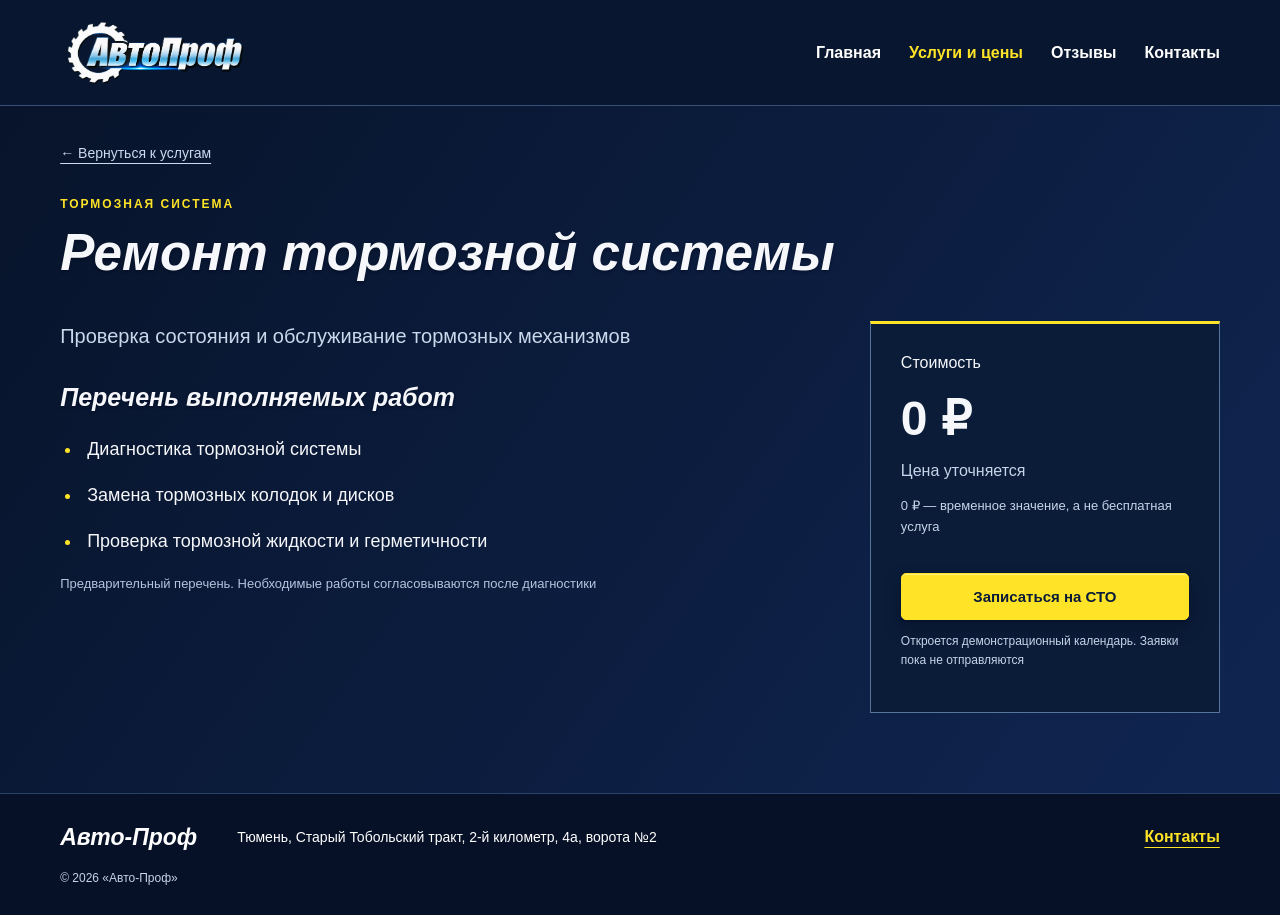
<file: service-brakes.html>
<!doctype html><html lang="ru"><head><meta charset="UTF-8"><meta name="viewport" content="width=device-width,initial-scale=1"><title>Услуги и цены — Авто-Проф</title><link rel="icon" href="data:,"><link rel="stylesheet" href="style.css"><link rel="stylesheet" href="services.css"><link rel="stylesheet" href="visual-depth.css"></head><body class="inner-page" data-inner-page="true" data-service="brakes"><header class="catalog-header"><a class="catalog-logo" href="index.html" aria-label="Авто-Проф — главная"><img src="assets/avtoprof-logo-transparent.png" alt="АвтоПроф" width="190" height="65"></a><nav aria-label="Основное меню"><a href="index.html">Главная</a><a href="services.html" aria-current="page">Услуги и цены</a><button type="button" data-panel="Отзывы">Отзывы</button><button type="button" data-panel="Контакты">Контакты</button></nav></header><main class="catalog-main" id="service-detail"><a class="back-link" href="services.html">← Вернуться к услугам</a><p class="section-kicker" id="detail-category"></p><h1 id="detail-title">Услуга</h1><div class="detail-layout"><section class="detail-copy"><p class="catalog-intro" id="detail-description"></p><h2>Перечень выполняемых работ</h2><ul id="detail-works"></ul><p class="price-note">Предварительный перечень. Необходимые работы согласовываются после диагностики</p></section><aside class="detail-booking" aria-label="Стоимость и запись"><span>Стоимость</span><p class="detail-price" id="detail-price"></p><p>Цена уточняется</p><p class="price-note">0 ₽ — временное значение, а не бесплатная услуга</p><button type="button" class="service-button" data-panel="Запись на СТО">Записаться на СТО</button><p class="booking-demo-label">Откроется демонстрационный календарь. Заявки пока не отправляются</p></aside></div><noscript>Для просмотра описания и записи включите JavaScript.</noscript></main><footer class="site-footer" id="contacts">
  <strong class="footer-brand">Авто-Проф</strong>
  <address>Тюмень, Старый Тобольский тракт, 2-й километр, 4а, ворота №2</address>
  <a href="#contacts" data-panel="Контакты">Контакты</a>
  <small>© 2026 «Авто-Проф»</small>
</footer>

<div class="dialog" id="dialog" role="dialog" aria-modal="true" aria-labelledby="dt">
<div class="panel" id="modal-panel">
<h2 id="dt">
</h2>
<p id="desc">
</p>
<section id="booking" hidden aria-label="Демонстрационный календарь записи">
<p class="booking-note">
<strong>Демонстрация.</strong> Цветные точки и время — пример. Реальная занятость СТО пока не подключена, запись не отправляется.</p>
<div class="booking-toolbar">
<button type="button" class="booking-nav" id="cal-prev" aria-label="Предыдущий месяц">‹</button>
<strong id="cal-month">
</strong>
<button type="button" class="booking-nav" id="cal-next" aria-label="Следующий месяц">›</button>
</div>
<div class="booking-days" id="cal-days">
</div>
<div class="booking-legend">
<span>
<i class="booking-dot free">
</i>Есть время (пример)</span>
<span>
<i class="booking-dot few">
</i>Мало мест (пример)</span>
<span>
<i class="booking-dot busy">
</i>Нет мест (пример)</span>
</div>
<div class="booking-result" id="cal-result" aria-live="polite">
<strong>Выбери дату</strong>Нажми на число с цветной точкой, чтобы посмотреть пример свободных часов.</div>
</section>
<section id="reviews" hidden aria-label="Отзывы клиентов">
<p class="reviews-summary" id="reviews-summary"></p>
<p id="reviews-empty">Опубликованных отзывов пока нет. Будем размещать реальные отзывы после проверки подлинности и модерации.</p>
<ul class="review-list" id="review-list" aria-label="Опубликованные отзывы"></ul>
<h3>Оставить отзыв — демонстрация</h3>
<p class="review-note" id="review-demo-note">Отзыв не отправляется и не сохраняется. Это прототип формы: публикация и проверка отзывов ещё не подключены. Не вводите персональные данные.</p>
<form class="review-form" id="review-form" aria-describedby="review-demo-note">
<label>Имя или псевдоним<input name="author" maxlength="60" autocomplete="off" required></label>
<fieldset><legend>Ваша оценка: от 1 до 5 звёзд</legend><div class="review-stars">
<label><input type="radio" name="rating" value="1" required>1 ★</label><label><input type="radio" name="rating" value="2" required>2 ★</label><label><input type="radio" name="rating" value="3" required>3 ★</label><label><input type="radio" name="rating" value="4" required>4 ★</label><label><input type="radio" name="rating" value="5" required>5 ★</label>
</div></fieldset>
<label>Текст отзыва<textarea name="text" minlength="10" maxlength="2000" required></textarea></label>
<button class="close" type="submit">Проверить заполнение (без отправки)</button>
<p class="review-status review-note" id="review-status" role="status"></p>
</form>
<p class="review-note">Планируется проверка подлинности отзывов и модерация перед публикацией. Защита от спама будет включать серверную проверку данных, ограничение частоты отправки и проверку повторов. Сейчас приём отзывов отключён.</p>
</section><button class="close" id="close">Закрыть</button>
</div>
</div>

<!-- Шаг 2: выбор времени и демонстрационная форма. Заявки никуда не отправляются. -->
<div class="appointment-dialog" id="appointment-dialog" role="dialog" aria-modal="true" aria-labelledby="appointment-title" hidden>
  <section class="appointment-panel">
    <button class="appointment-x" id="appointment-close" type="button" aria-label="Закрыть окно записи">×</button>
    <div class="appointment-kicker">Авто-Проф · Демонстрационная запись</div>
    <h2 id="appointment-title">Выбор времени записи</h2>
    <p class="appointment-date" id="appointment-date"></p>
    <p class="appointment-disclaimer">Свободные часы указаны для примера. Дата и время не бронируются.</p>
    <p class="appointment-section-title">Выберите свободный час</p>
    <div id="appointment-times" class="appointment-times" role="group" aria-label="Доступное время"></div>
    <form id="appointment-form" novalidate>
      <div class="appointment-fields">
        <label>Ваше имя <input name="name" type="text" autocomplete="name" placeholder="Как к вам обращаться" maxlength="80" required></label>
        <label>Телефон <input name="phone" type="tel" autocomplete="tel" placeholder="+7 ..." maxlength="32" required></label>
      </div>
      <button class="appointment-submit" id="appointment-submit" type="submit" disabled>Проверить выбор (демо)</button>
      <p class="appointment-feedback" id="appointment-feedback" role="status" aria-live="polite">Форма работает только для демонстрации: данные не отправляются и не сохраняются.</p>
    </form>
  </section>
</div>

<script src="services-data.js"></script><script src="services-ui.js"></script><script src="script.js"></script></body></html>
</file>
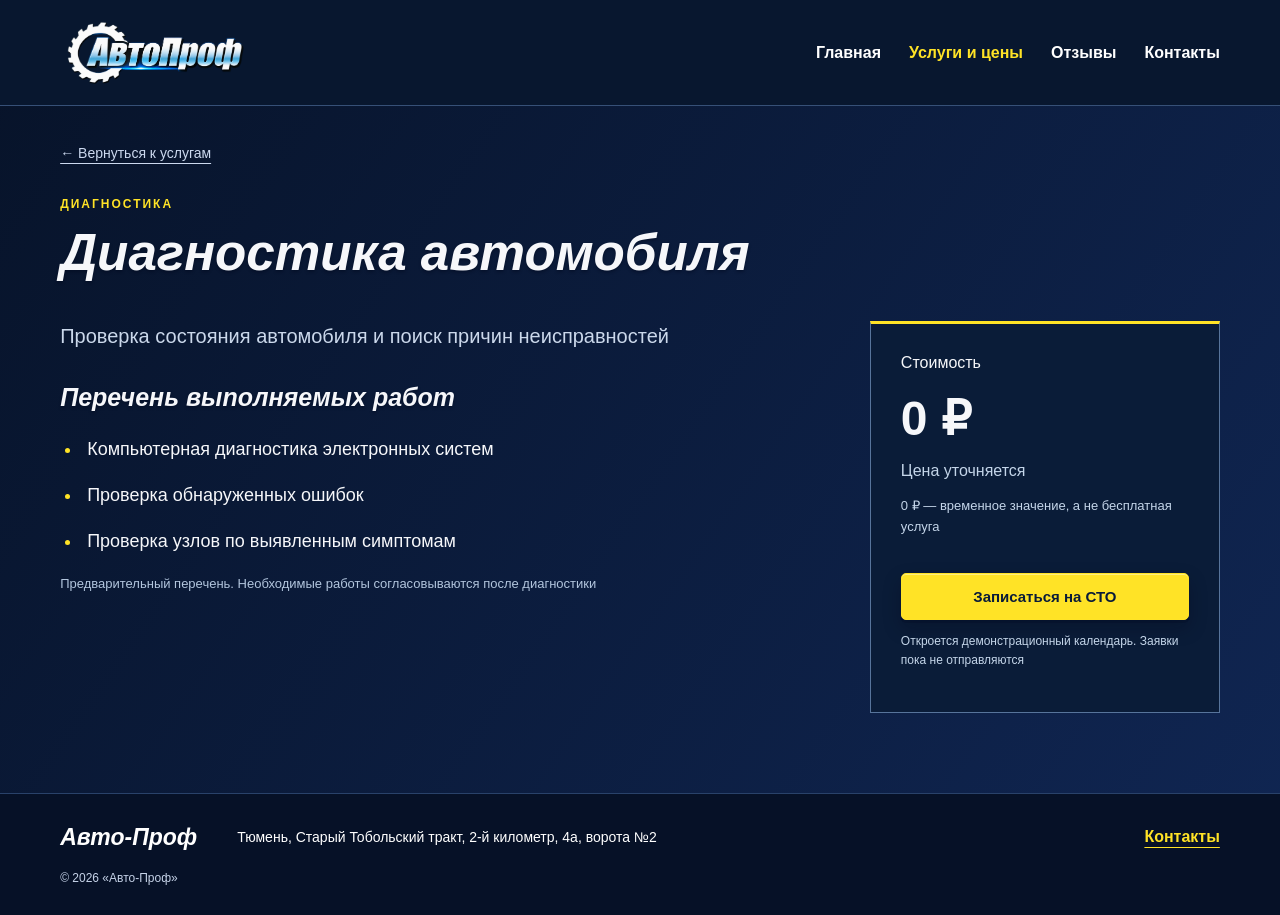
<file: service-diagnostics.html>
<!doctype html><html lang="ru"><head><meta charset="UTF-8"><meta name="viewport" content="width=device-width,initial-scale=1"><title>Услуги и цены — Авто-Проф</title><link rel="icon" href="data:,"><link rel="stylesheet" href="style.css"><link rel="stylesheet" href="services.css"><link rel="stylesheet" href="visual-depth.css"></head><body class="inner-page" data-inner-page="true" data-service="diagnostics"><header class="catalog-header"><a class="catalog-logo" href="index.html" aria-label="Авто-Проф — главная"><img src="assets/avtoprof-logo-transparent.png" alt="АвтоПроф" width="190" height="65"></a><nav aria-label="Основное меню"><a href="index.html">Главная</a><a href="services.html" aria-current="page">Услуги и цены</a><button type="button" data-panel="Отзывы">Отзывы</button><button type="button" data-panel="Контакты">Контакты</button></nav></header><main class="catalog-main" id="service-detail"><a class="back-link" href="services.html">← Вернуться к услугам</a><p class="section-kicker" id="detail-category"></p><h1 id="detail-title">Услуга</h1><div class="detail-layout"><section class="detail-copy"><p class="catalog-intro" id="detail-description"></p><h2>Перечень выполняемых работ</h2><ul id="detail-works"></ul><p class="price-note">Предварительный перечень. Необходимые работы согласовываются после диагностики</p></section><aside class="detail-booking" aria-label="Стоимость и запись"><span>Стоимость</span><p class="detail-price" id="detail-price"></p><p>Цена уточняется</p><p class="price-note">0 ₽ — временное значение, а не бесплатная услуга</p><button type="button" class="service-button" data-panel="Запись на СТО">Записаться на СТО</button><p class="booking-demo-label">Откроется демонстрационный календарь. Заявки пока не отправляются</p></aside></div><noscript>Для просмотра описания и записи включите JavaScript.</noscript></main><footer class="site-footer" id="contacts">
  <strong class="footer-brand">Авто-Проф</strong>
  <address>Тюмень, Старый Тобольский тракт, 2-й километр, 4а, ворота №2</address>
  <a href="#contacts" data-panel="Контакты">Контакты</a>
  <small>© 2026 «Авто-Проф»</small>
</footer>

<div class="dialog" id="dialog" role="dialog" aria-modal="true" aria-labelledby="dt">
<div class="panel" id="modal-panel">
<h2 id="dt">
</h2>
<p id="desc">
</p>
<section id="booking" hidden aria-label="Демонстрационный календарь записи">
<p class="booking-note">
<strong>Демонстрация.</strong> Цветные точки и время — пример. Реальная занятость СТО пока не подключена, запись не отправляется.</p>
<div class="booking-toolbar">
<button type="button" class="booking-nav" id="cal-prev" aria-label="Предыдущий месяц">‹</button>
<strong id="cal-month">
</strong>
<button type="button" class="booking-nav" id="cal-next" aria-label="Следующий месяц">›</button>
</div>
<div class="booking-days" id="cal-days">
</div>
<div class="booking-legend">
<span>
<i class="booking-dot free">
</i>Есть время (пример)</span>
<span>
<i class="booking-dot few">
</i>Мало мест (пример)</span>
<span>
<i class="booking-dot busy">
</i>Нет мест (пример)</span>
</div>
<div class="booking-result" id="cal-result" aria-live="polite">
<strong>Выбери дату</strong>Нажми на число с цветной точкой, чтобы посмотреть пример свободных часов.</div>
</section>
<section id="reviews" hidden aria-label="Отзывы клиентов">
<p class="reviews-summary" id="reviews-summary"></p>
<p id="reviews-empty">Опубликованных отзывов пока нет. Будем размещать реальные отзывы после проверки подлинности и модерации.</p>
<ul class="review-list" id="review-list" aria-label="Опубликованные отзывы"></ul>
<h3>Оставить отзыв — демонстрация</h3>
<p class="review-note" id="review-demo-note">Отзыв не отправляется и не сохраняется. Это прототип формы: публикация и проверка отзывов ещё не подключены. Не вводите персональные данные.</p>
<form class="review-form" id="review-form" aria-describedby="review-demo-note">
<label>Имя или псевдоним<input name="author" maxlength="60" autocomplete="off" required></label>
<fieldset><legend>Ваша оценка: от 1 до 5 звёзд</legend><div class="review-stars">
<label><input type="radio" name="rating" value="1" required>1 ★</label><label><input type="radio" name="rating" value="2" required>2 ★</label><label><input type="radio" name="rating" value="3" required>3 ★</label><label><input type="radio" name="rating" value="4" required>4 ★</label><label><input type="radio" name="rating" value="5" required>5 ★</label>
</div></fieldset>
<label>Текст отзыва<textarea name="text" minlength="10" maxlength="2000" required></textarea></label>
<button class="close" type="submit">Проверить заполнение (без отправки)</button>
<p class="review-status review-note" id="review-status" role="status"></p>
</form>
<p class="review-note">Планируется проверка подлинности отзывов и модерация перед публикацией. Защита от спама будет включать серверную проверку данных, ограничение частоты отправки и проверку повторов. Сейчас приём отзывов отключён.</p>
</section><button class="close" id="close">Закрыть</button>
</div>
</div>

<!-- Шаг 2: выбор времени и демонстрационная форма. Заявки никуда не отправляются. -->
<div class="appointment-dialog" id="appointment-dialog" role="dialog" aria-modal="true" aria-labelledby="appointment-title" hidden>
  <section class="appointment-panel">
    <button class="appointment-x" id="appointment-close" type="button" aria-label="Закрыть окно записи">×</button>
    <div class="appointment-kicker">Авто-Проф · Демонстрационная запись</div>
    <h2 id="appointment-title">Выбор времени записи</h2>
    <p class="appointment-date" id="appointment-date"></p>
    <p class="appointment-disclaimer">Свободные часы указаны для примера. Дата и время не бронируются.</p>
    <p class="appointment-section-title">Выберите свободный час</p>
    <div id="appointment-times" class="appointment-times" role="group" aria-label="Доступное время"></div>
    <form id="appointment-form" novalidate>
      <div class="appointment-fields">
        <label>Ваше имя <input name="name" type="text" autocomplete="name" placeholder="Как к вам обращаться" maxlength="80" required></label>
        <label>Телефон <input name="phone" type="tel" autocomplete="tel" placeholder="+7 ..." maxlength="32" required></label>
      </div>
      <button class="appointment-submit" id="appointment-submit" type="submit" disabled>Проверить выбор (демо)</button>
      <p class="appointment-feedback" id="appointment-feedback" role="status" aria-live="polite">Форма работает только для демонстрации: данные не отправляются и не сохраняются.</p>
    </form>
  </section>
</div>

<script src="services-data.js"></script><script src="services-ui.js"></script><script src="script.js"></script></body></html>
</file>
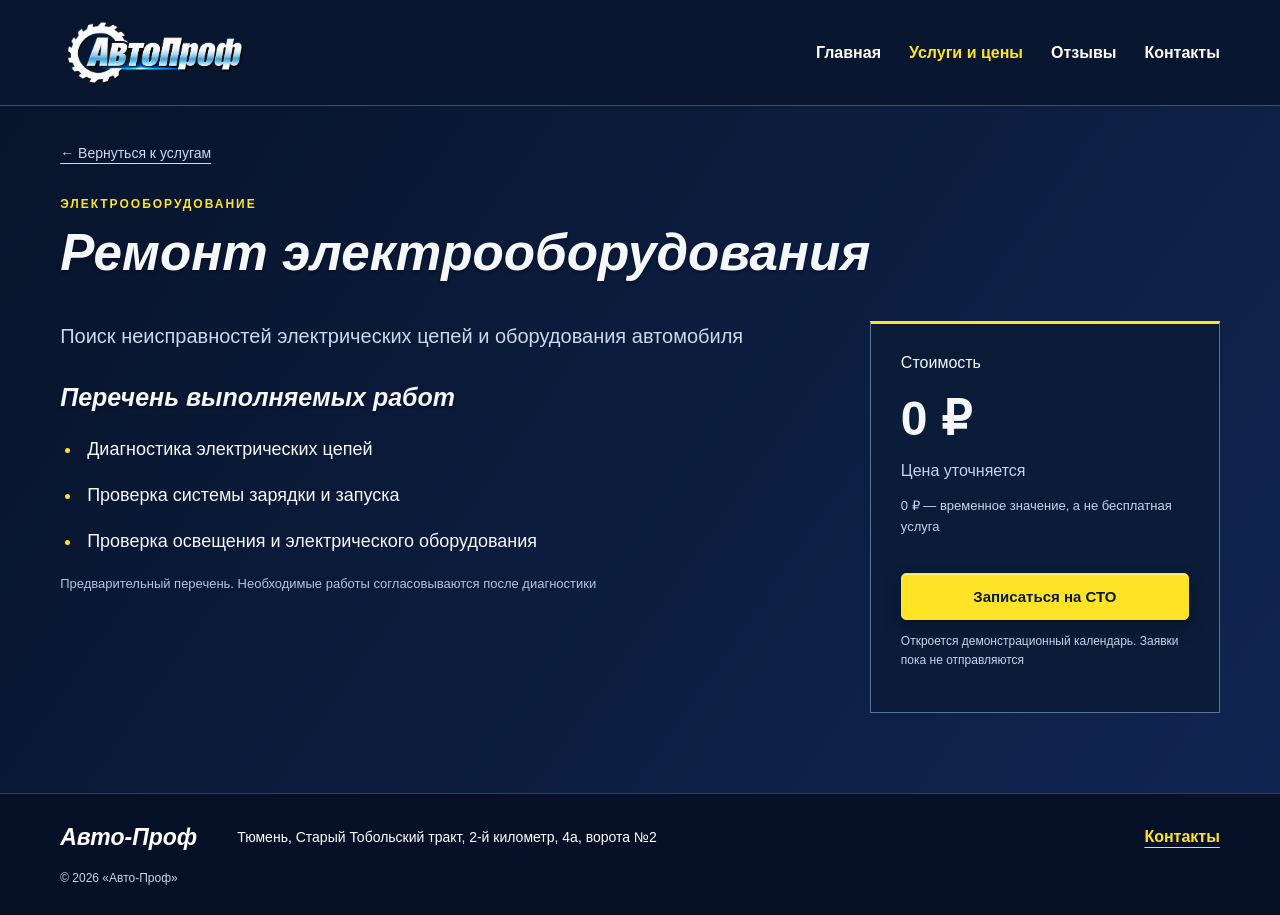
<file: service-electrical.html>
<!doctype html><html lang="ru"><head><meta charset="UTF-8"><meta name="viewport" content="width=device-width,initial-scale=1"><title>Услуги и цены — Авто-Проф</title><link rel="icon" href="data:,"><link rel="stylesheet" href="style.css"><link rel="stylesheet" href="services.css"><link rel="stylesheet" href="visual-depth.css"></head><body class="inner-page" data-inner-page="true" data-service="electrical"><header class="catalog-header"><a class="catalog-logo" href="index.html" aria-label="Авто-Проф — главная"><img src="assets/avtoprof-logo-transparent.png" alt="АвтоПроф" width="190" height="65"></a><nav aria-label="Основное меню"><a href="index.html">Главная</a><a href="services.html" aria-current="page">Услуги и цены</a><button type="button" data-panel="Отзывы">Отзывы</button><button type="button" data-panel="Контакты">Контакты</button></nav></header><main class="catalog-main" id="service-detail"><a class="back-link" href="services.html">← Вернуться к услугам</a><p class="section-kicker" id="detail-category"></p><h1 id="detail-title">Услуга</h1><div class="detail-layout"><section class="detail-copy"><p class="catalog-intro" id="detail-description"></p><h2>Перечень выполняемых работ</h2><ul id="detail-works"></ul><p class="price-note">Предварительный перечень. Необходимые работы согласовываются после диагностики</p></section><aside class="detail-booking" aria-label="Стоимость и запись"><span>Стоимость</span><p class="detail-price" id="detail-price"></p><p>Цена уточняется</p><p class="price-note">0 ₽ — временное значение, а не бесплатная услуга</p><button type="button" class="service-button" data-panel="Запись на СТО">Записаться на СТО</button><p class="booking-demo-label">Откроется демонстрационный календарь. Заявки пока не отправляются</p></aside></div><noscript>Для просмотра описания и записи включите JavaScript.</noscript></main><footer class="site-footer" id="contacts">
  <strong class="footer-brand">Авто-Проф</strong>
  <address>Тюмень, Старый Тобольский тракт, 2-й километр, 4а, ворота №2</address>
  <a href="#contacts" data-panel="Контакты">Контакты</a>
  <small>© 2026 «Авто-Проф»</small>
</footer>

<div class="dialog" id="dialog" role="dialog" aria-modal="true" aria-labelledby="dt">
<div class="panel" id="modal-panel">
<h2 id="dt">
</h2>
<p id="desc">
</p>
<section id="booking" hidden aria-label="Демонстрационный календарь записи">
<p class="booking-note">
<strong>Демонстрация.</strong> Цветные точки и время — пример. Реальная занятость СТО пока не подключена, запись не отправляется.</p>
<div class="booking-toolbar">
<button type="button" class="booking-nav" id="cal-prev" aria-label="Предыдущий месяц">‹</button>
<strong id="cal-month">
</strong>
<button type="button" class="booking-nav" id="cal-next" aria-label="Следующий месяц">›</button>
</div>
<div class="booking-days" id="cal-days">
</div>
<div class="booking-legend">
<span>
<i class="booking-dot free">
</i>Есть время (пример)</span>
<span>
<i class="booking-dot few">
</i>Мало мест (пример)</span>
<span>
<i class="booking-dot busy">
</i>Нет мест (пример)</span>
</div>
<div class="booking-result" id="cal-result" aria-live="polite">
<strong>Выбери дату</strong>Нажми на число с цветной точкой, чтобы посмотреть пример свободных часов.</div>
</section>
<section id="reviews" hidden aria-label="Отзывы клиентов">
<p class="reviews-summary" id="reviews-summary"></p>
<p id="reviews-empty">Опубликованных отзывов пока нет. Будем размещать реальные отзывы после проверки подлинности и модерации.</p>
<ul class="review-list" id="review-list" aria-label="Опубликованные отзывы"></ul>
<h3>Оставить отзыв — демонстрация</h3>
<p class="review-note" id="review-demo-note">Отзыв не отправляется и не сохраняется. Это прототип формы: публикация и проверка отзывов ещё не подключены. Не вводите персональные данные.</p>
<form class="review-form" id="review-form" aria-describedby="review-demo-note">
<label>Имя или псевдоним<input name="author" maxlength="60" autocomplete="off" required></label>
<fieldset><legend>Ваша оценка: от 1 до 5 звёзд</legend><div class="review-stars">
<label><input type="radio" name="rating" value="1" required>1 ★</label><label><input type="radio" name="rating" value="2" required>2 ★</label><label><input type="radio" name="rating" value="3" required>3 ★</label><label><input type="radio" name="rating" value="4" required>4 ★</label><label><input type="radio" name="rating" value="5" required>5 ★</label>
</div></fieldset>
<label>Текст отзыва<textarea name="text" minlength="10" maxlength="2000" required></textarea></label>
<button class="close" type="submit">Проверить заполнение (без отправки)</button>
<p class="review-status review-note" id="review-status" role="status"></p>
</form>
<p class="review-note">Планируется проверка подлинности отзывов и модерация перед публикацией. Защита от спама будет включать серверную проверку данных, ограничение частоты отправки и проверку повторов. Сейчас приём отзывов отключён.</p>
</section><button class="close" id="close">Закрыть</button>
</div>
</div>

<!-- Шаг 2: выбор времени и демонстрационная форма. Заявки никуда не отправляются. -->
<div class="appointment-dialog" id="appointment-dialog" role="dialog" aria-modal="true" aria-labelledby="appointment-title" hidden>
  <section class="appointment-panel">
    <button class="appointment-x" id="appointment-close" type="button" aria-label="Закрыть окно записи">×</button>
    <div class="appointment-kicker">Авто-Проф · Демонстрационная запись</div>
    <h2 id="appointment-title">Выбор времени записи</h2>
    <p class="appointment-date" id="appointment-date"></p>
    <p class="appointment-disclaimer">Свободные часы указаны для примера. Дата и время не бронируются.</p>
    <p class="appointment-section-title">Выберите свободный час</p>
    <div id="appointment-times" class="appointment-times" role="group" aria-label="Доступное время"></div>
    <form id="appointment-form" novalidate>
      <div class="appointment-fields">
        <label>Ваше имя <input name="name" type="text" autocomplete="name" placeholder="Как к вам обращаться" maxlength="80" required></label>
        <label>Телефон <input name="phone" type="tel" autocomplete="tel" placeholder="+7 ..." maxlength="32" required></label>
      </div>
      <button class="appointment-submit" id="appointment-submit" type="submit" disabled>Проверить выбор (демо)</button>
      <p class="appointment-feedback" id="appointment-feedback" role="status" aria-live="polite">Форма работает только для демонстрации: данные не отправляются и не сохраняются.</p>
    </form>
  </section>
</div>

<script src="services-data.js"></script><script src="services-ui.js"></script><script src="script.js"></script></body></html>
</file>
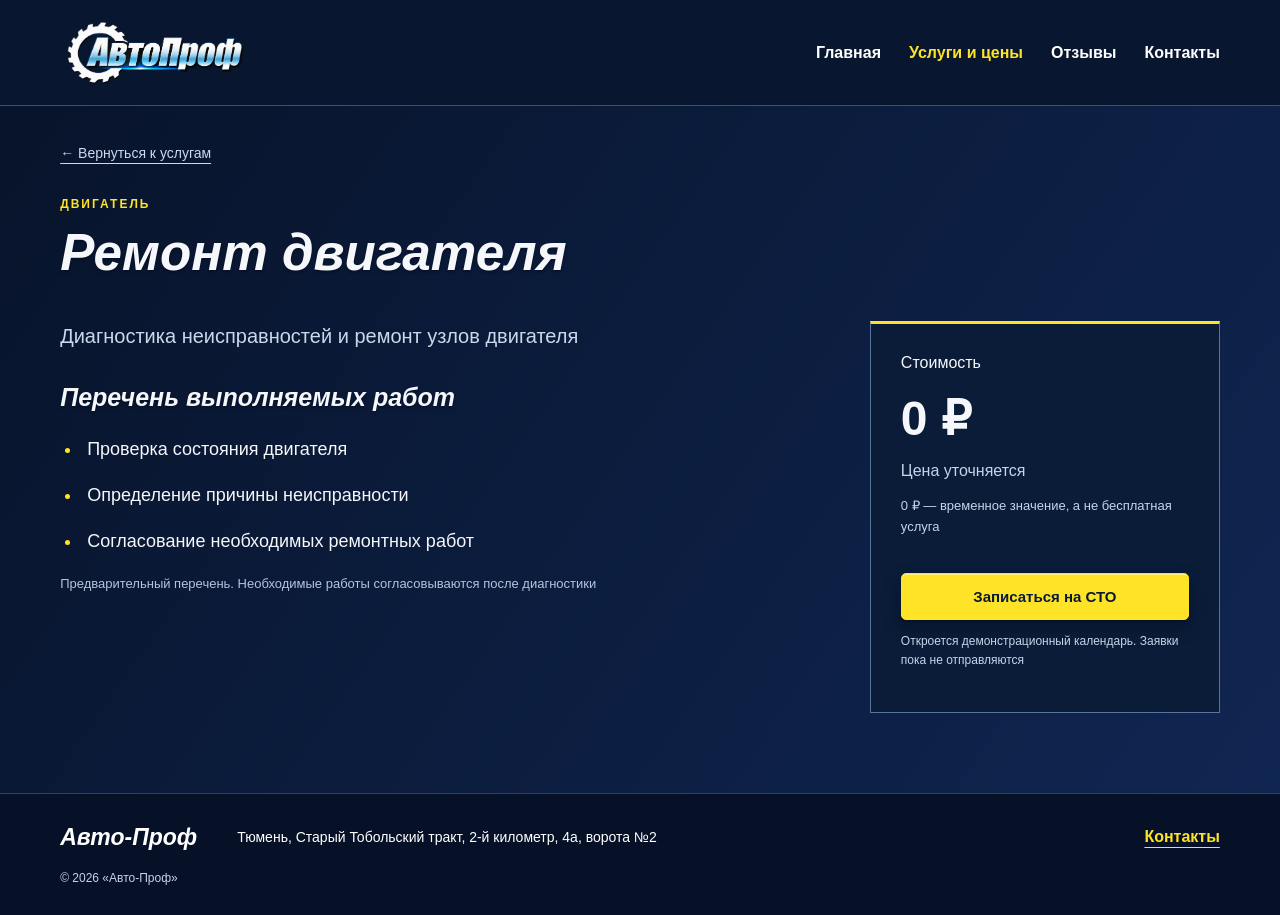
<file: service-engine.html>
<!doctype html><html lang="ru"><head><meta charset="UTF-8"><meta name="viewport" content="width=device-width,initial-scale=1"><title>Услуги и цены — Авто-Проф</title><link rel="icon" href="data:,"><link rel="stylesheet" href="style.css"><link rel="stylesheet" href="services.css"><link rel="stylesheet" href="visual-depth.css"></head><body class="inner-page" data-inner-page="true" data-service="engine"><header class="catalog-header"><a class="catalog-logo" href="index.html" aria-label="Авто-Проф — главная"><img src="assets/avtoprof-logo-transparent.png" alt="АвтоПроф" width="190" height="65"></a><nav aria-label="Основное меню"><a href="index.html">Главная</a><a href="services.html" aria-current="page">Услуги и цены</a><button type="button" data-panel="Отзывы">Отзывы</button><button type="button" data-panel="Контакты">Контакты</button></nav></header><main class="catalog-main" id="service-detail"><a class="back-link" href="services.html">← Вернуться к услугам</a><p class="section-kicker" id="detail-category"></p><h1 id="detail-title">Услуга</h1><div class="detail-layout"><section class="detail-copy"><p class="catalog-intro" id="detail-description"></p><h2>Перечень выполняемых работ</h2><ul id="detail-works"></ul><p class="price-note">Предварительный перечень. Необходимые работы согласовываются после диагностики</p></section><aside class="detail-booking" aria-label="Стоимость и запись"><span>Стоимость</span><p class="detail-price" id="detail-price"></p><p>Цена уточняется</p><p class="price-note">0 ₽ — временное значение, а не бесплатная услуга</p><button type="button" class="service-button" data-panel="Запись на СТО">Записаться на СТО</button><p class="booking-demo-label">Откроется демонстрационный календарь. Заявки пока не отправляются</p></aside></div><noscript>Для просмотра описания и записи включите JavaScript.</noscript></main><footer class="site-footer" id="contacts">
  <strong class="footer-brand">Авто-Проф</strong>
  <address>Тюмень, Старый Тобольский тракт, 2-й километр, 4а, ворота №2</address>
  <a href="#contacts" data-panel="Контакты">Контакты</a>
  <small>© 2026 «Авто-Проф»</small>
</footer>

<div class="dialog" id="dialog" role="dialog" aria-modal="true" aria-labelledby="dt">
<div class="panel" id="modal-panel">
<h2 id="dt">
</h2>
<p id="desc">
</p>
<section id="booking" hidden aria-label="Демонстрационный календарь записи">
<p class="booking-note">
<strong>Демонстрация.</strong> Цветные точки и время — пример. Реальная занятость СТО пока не подключена, запись не отправляется.</p>
<div class="booking-toolbar">
<button type="button" class="booking-nav" id="cal-prev" aria-label="Предыдущий месяц">‹</button>
<strong id="cal-month">
</strong>
<button type="button" class="booking-nav" id="cal-next" aria-label="Следующий месяц">›</button>
</div>
<div class="booking-days" id="cal-days">
</div>
<div class="booking-legend">
<span>
<i class="booking-dot free">
</i>Есть время (пример)</span>
<span>
<i class="booking-dot few">
</i>Мало мест (пример)</span>
<span>
<i class="booking-dot busy">
</i>Нет мест (пример)</span>
</div>
<div class="booking-result" id="cal-result" aria-live="polite">
<strong>Выбери дату</strong>Нажми на число с цветной точкой, чтобы посмотреть пример свободных часов.</div>
</section>
<section id="reviews" hidden aria-label="Отзывы клиентов">
<p class="reviews-summary" id="reviews-summary"></p>
<p id="reviews-empty">Опубликованных отзывов пока нет. Будем размещать реальные отзывы после проверки подлинности и модерации.</p>
<ul class="review-list" id="review-list" aria-label="Опубликованные отзывы"></ul>
<h3>Оставить отзыв — демонстрация</h3>
<p class="review-note" id="review-demo-note">Отзыв не отправляется и не сохраняется. Это прототип формы: публикация и проверка отзывов ещё не подключены. Не вводите персональные данные.</p>
<form class="review-form" id="review-form" aria-describedby="review-demo-note">
<label>Имя или псевдоним<input name="author" maxlength="60" autocomplete="off" required></label>
<fieldset><legend>Ваша оценка: от 1 до 5 звёзд</legend><div class="review-stars">
<label><input type="radio" name="rating" value="1" required>1 ★</label><label><input type="radio" name="rating" value="2" required>2 ★</label><label><input type="radio" name="rating" value="3" required>3 ★</label><label><input type="radio" name="rating" value="4" required>4 ★</label><label><input type="radio" name="rating" value="5" required>5 ★</label>
</div></fieldset>
<label>Текст отзыва<textarea name="text" minlength="10" maxlength="2000" required></textarea></label>
<button class="close" type="submit">Проверить заполнение (без отправки)</button>
<p class="review-status review-note" id="review-status" role="status"></p>
</form>
<p class="review-note">Планируется проверка подлинности отзывов и модерация перед публикацией. Защита от спама будет включать серверную проверку данных, ограничение частоты отправки и проверку повторов. Сейчас приём отзывов отключён.</p>
</section><button class="close" id="close">Закрыть</button>
</div>
</div>

<!-- Шаг 2: выбор времени и демонстрационная форма. Заявки никуда не отправляются. -->
<div class="appointment-dialog" id="appointment-dialog" role="dialog" aria-modal="true" aria-labelledby="appointment-title" hidden>
  <section class="appointment-panel">
    <button class="appointment-x" id="appointment-close" type="button" aria-label="Закрыть окно записи">×</button>
    <div class="appointment-kicker">Авто-Проф · Демонстрационная запись</div>
    <h2 id="appointment-title">Выбор времени записи</h2>
    <p class="appointment-date" id="appointment-date"></p>
    <p class="appointment-disclaimer">Свободные часы указаны для примера. Дата и время не бронируются.</p>
    <p class="appointment-section-title">Выберите свободный час</p>
    <div id="appointment-times" class="appointment-times" role="group" aria-label="Доступное время"></div>
    <form id="appointment-form" novalidate>
      <div class="appointment-fields">
        <label>Ваше имя <input name="name" type="text" autocomplete="name" placeholder="Как к вам обращаться" maxlength="80" required></label>
        <label>Телефон <input name="phone" type="tel" autocomplete="tel" placeholder="+7 ..." maxlength="32" required></label>
      </div>
      <button class="appointment-submit" id="appointment-submit" type="submit" disabled>Проверить выбор (демо)</button>
      <p class="appointment-feedback" id="appointment-feedback" role="status" aria-live="polite">Форма работает только для демонстрации: данные не отправляются и не сохраняются.</p>
    </form>
  </section>
</div>

<script src="services-data.js"></script><script src="services-ui.js"></script><script src="script.js"></script></body></html>
</file>
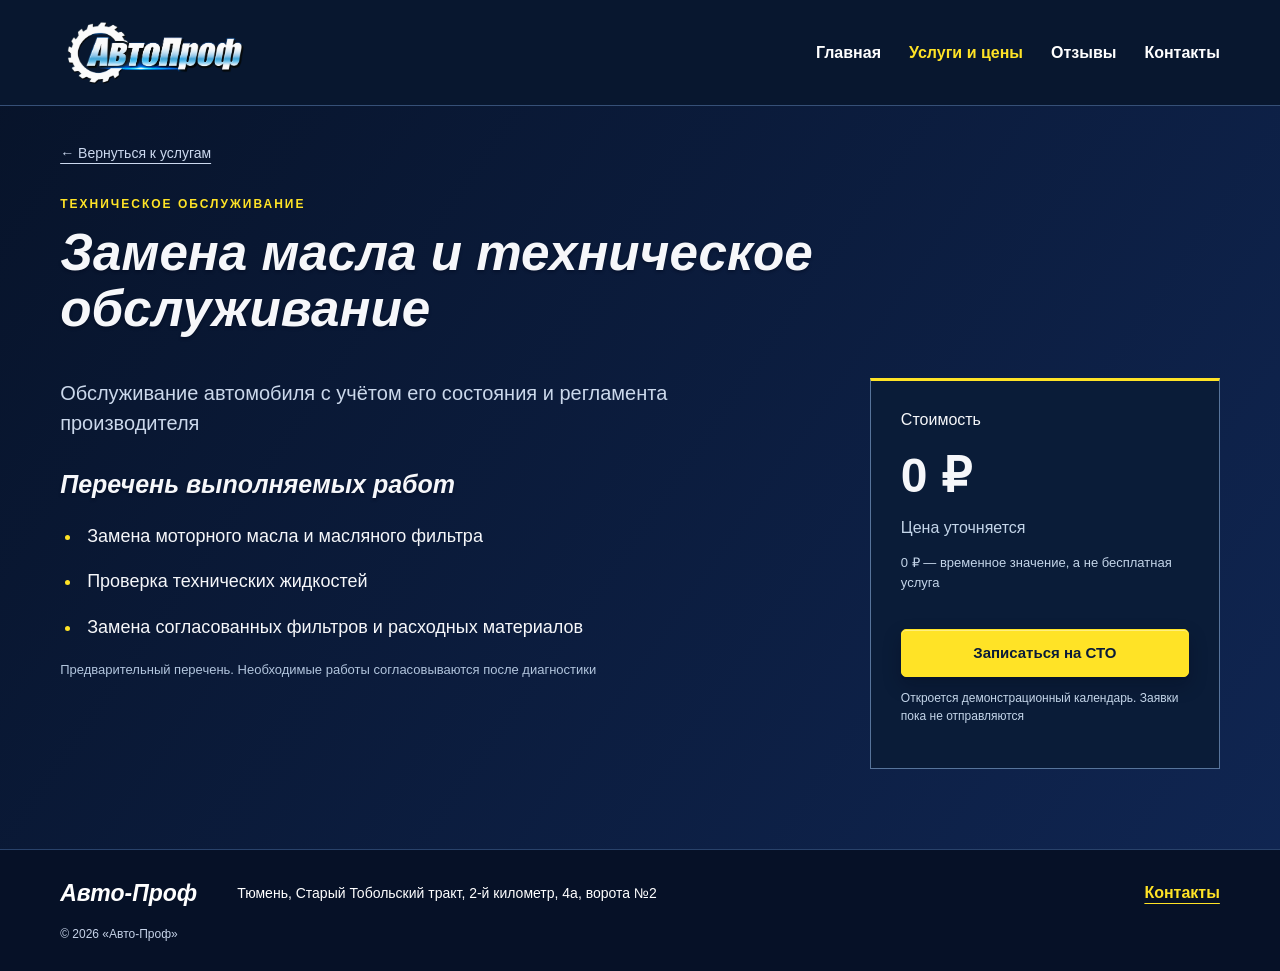
<file: service-maintenance.html>
<!doctype html><html lang="ru"><head><meta charset="UTF-8"><meta name="viewport" content="width=device-width,initial-scale=1"><title>Услуги и цены — Авто-Проф</title><link rel="icon" href="data:,"><link rel="stylesheet" href="style.css"><link rel="stylesheet" href="services.css"><link rel="stylesheet" href="visual-depth.css"></head><body class="inner-page" data-inner-page="true" data-service="maintenance"><header class="catalog-header"><a class="catalog-logo" href="index.html" aria-label="Авто-Проф — главная"><img src="assets/avtoprof-logo-transparent.png" alt="АвтоПроф" width="190" height="65"></a><nav aria-label="Основное меню"><a href="index.html">Главная</a><a href="services.html" aria-current="page">Услуги и цены</a><button type="button" data-panel="Отзывы">Отзывы</button><button type="button" data-panel="Контакты">Контакты</button></nav></header><main class="catalog-main" id="service-detail"><a class="back-link" href="services.html">← Вернуться к услугам</a><p class="section-kicker" id="detail-category"></p><h1 id="detail-title">Услуга</h1><div class="detail-layout"><section class="detail-copy"><p class="catalog-intro" id="detail-description"></p><h2>Перечень выполняемых работ</h2><ul id="detail-works"></ul><p class="price-note">Предварительный перечень. Необходимые работы согласовываются после диагностики</p></section><aside class="detail-booking" aria-label="Стоимость и запись"><span>Стоимость</span><p class="detail-price" id="detail-price"></p><p>Цена уточняется</p><p class="price-note">0 ₽ — временное значение, а не бесплатная услуга</p><button type="button" class="service-button" data-panel="Запись на СТО">Записаться на СТО</button><p class="booking-demo-label">Откроется демонстрационный календарь. Заявки пока не отправляются</p></aside></div><noscript>Для просмотра описания и записи включите JavaScript.</noscript></main><footer class="site-footer" id="contacts">
  <strong class="footer-brand">Авто-Проф</strong>
  <address>Тюмень, Старый Тобольский тракт, 2-й километр, 4а, ворота №2</address>
  <a href="#contacts" data-panel="Контакты">Контакты</a>
  <small>© 2026 «Авто-Проф»</small>
</footer>

<div class="dialog" id="dialog" role="dialog" aria-modal="true" aria-labelledby="dt">
<div class="panel" id="modal-panel">
<h2 id="dt">
</h2>
<p id="desc">
</p>
<section id="booking" hidden aria-label="Демонстрационный календарь записи">
<p class="booking-note">
<strong>Демонстрация.</strong> Цветные точки и время — пример. Реальная занятость СТО пока не подключена, запись не отправляется.</p>
<div class="booking-toolbar">
<button type="button" class="booking-nav" id="cal-prev" aria-label="Предыдущий месяц">‹</button>
<strong id="cal-month">
</strong>
<button type="button" class="booking-nav" id="cal-next" aria-label="Следующий месяц">›</button>
</div>
<div class="booking-days" id="cal-days">
</div>
<div class="booking-legend">
<span>
<i class="booking-dot free">
</i>Есть время (пример)</span>
<span>
<i class="booking-dot few">
</i>Мало мест (пример)</span>
<span>
<i class="booking-dot busy">
</i>Нет мест (пример)</span>
</div>
<div class="booking-result" id="cal-result" aria-live="polite">
<strong>Выбери дату</strong>Нажми на число с цветной точкой, чтобы посмотреть пример свободных часов.</div>
</section>
<section id="reviews" hidden aria-label="Отзывы клиентов">
<p class="reviews-summary" id="reviews-summary"></p>
<p id="reviews-empty">Опубликованных отзывов пока нет. Будем размещать реальные отзывы после проверки подлинности и модерации.</p>
<ul class="review-list" id="review-list" aria-label="Опубликованные отзывы"></ul>
<h3>Оставить отзыв — демонстрация</h3>
<p class="review-note" id="review-demo-note">Отзыв не отправляется и не сохраняется. Это прототип формы: публикация и проверка отзывов ещё не подключены. Не вводите персональные данные.</p>
<form class="review-form" id="review-form" aria-describedby="review-demo-note">
<label>Имя или псевдоним<input name="author" maxlength="60" autocomplete="off" required></label>
<fieldset><legend>Ваша оценка: от 1 до 5 звёзд</legend><div class="review-stars">
<label><input type="radio" name="rating" value="1" required>1 ★</label><label><input type="radio" name="rating" value="2" required>2 ★</label><label><input type="radio" name="rating" value="3" required>3 ★</label><label><input type="radio" name="rating" value="4" required>4 ★</label><label><input type="radio" name="rating" value="5" required>5 ★</label>
</div></fieldset>
<label>Текст отзыва<textarea name="text" minlength="10" maxlength="2000" required></textarea></label>
<button class="close" type="submit">Проверить заполнение (без отправки)</button>
<p class="review-status review-note" id="review-status" role="status"></p>
</form>
<p class="review-note">Планируется проверка подлинности отзывов и модерация перед публикацией. Защита от спама будет включать серверную проверку данных, ограничение частоты отправки и проверку повторов. Сейчас приём отзывов отключён.</p>
</section><button class="close" id="close">Закрыть</button>
</div>
</div>

<!-- Шаг 2: выбор времени и демонстрационная форма. Заявки никуда не отправляются. -->
<div class="appointment-dialog" id="appointment-dialog" role="dialog" aria-modal="true" aria-labelledby="appointment-title" hidden>
  <section class="appointment-panel">
    <button class="appointment-x" id="appointment-close" type="button" aria-label="Закрыть окно записи">×</button>
    <div class="appointment-kicker">Авто-Проф · Демонстрационная запись</div>
    <h2 id="appointment-title">Выбор времени записи</h2>
    <p class="appointment-date" id="appointment-date"></p>
    <p class="appointment-disclaimer">Свободные часы указаны для примера. Дата и время не бронируются.</p>
    <p class="appointment-section-title">Выберите свободный час</p>
    <div id="appointment-times" class="appointment-times" role="group" aria-label="Доступное время"></div>
    <form id="appointment-form" novalidate>
      <div class="appointment-fields">
        <label>Ваше имя <input name="name" type="text" autocomplete="name" placeholder="Как к вам обращаться" maxlength="80" required></label>
        <label>Телефон <input name="phone" type="tel" autocomplete="tel" placeholder="+7 ..." maxlength="32" required></label>
      </div>
      <button class="appointment-submit" id="appointment-submit" type="submit" disabled>Проверить выбор (демо)</button>
      <p class="appointment-feedback" id="appointment-feedback" role="status" aria-live="polite">Форма работает только для демонстрации: данные не отправляются и не сохраняются.</p>
    </form>
  </section>
</div>

<script src="services-data.js"></script><script src="services-ui.js"></script><script src="script.js"></script></body></html>
</file>
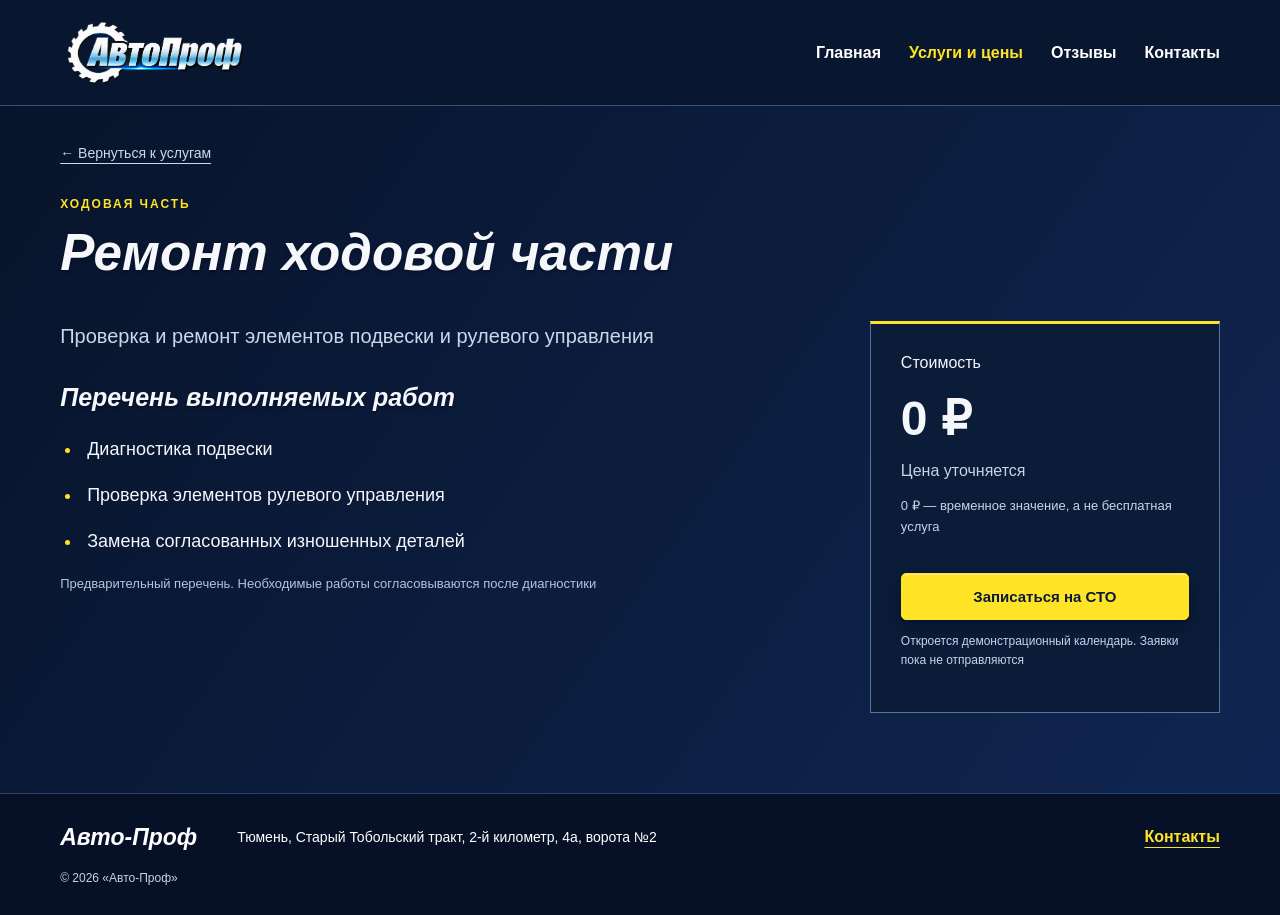
<file: service-suspension.html>
<!doctype html><html lang="ru"><head><meta charset="UTF-8"><meta name="viewport" content="width=device-width,initial-scale=1"><title>Услуги и цены — Авто-Проф</title><link rel="icon" href="data:,"><link rel="stylesheet" href="style.css"><link rel="stylesheet" href="services.css"><link rel="stylesheet" href="visual-depth.css"></head><body class="inner-page" data-inner-page="true" data-service="suspension"><header class="catalog-header"><a class="catalog-logo" href="index.html" aria-label="Авто-Проф — главная"><img src="assets/avtoprof-logo-transparent.png" alt="АвтоПроф" width="190" height="65"></a><nav aria-label="Основное меню"><a href="index.html">Главная</a><a href="services.html" aria-current="page">Услуги и цены</a><button type="button" data-panel="Отзывы">Отзывы</button><button type="button" data-panel="Контакты">Контакты</button></nav></header><main class="catalog-main" id="service-detail"><a class="back-link" href="services.html">← Вернуться к услугам</a><p class="section-kicker" id="detail-category"></p><h1 id="detail-title">Услуга</h1><div class="detail-layout"><section class="detail-copy"><p class="catalog-intro" id="detail-description"></p><h2>Перечень выполняемых работ</h2><ul id="detail-works"></ul><p class="price-note">Предварительный перечень. Необходимые работы согласовываются после диагностики</p></section><aside class="detail-booking" aria-label="Стоимость и запись"><span>Стоимость</span><p class="detail-price" id="detail-price"></p><p>Цена уточняется</p><p class="price-note">0 ₽ — временное значение, а не бесплатная услуга</p><button type="button" class="service-button" data-panel="Запись на СТО">Записаться на СТО</button><p class="booking-demo-label">Откроется демонстрационный календарь. Заявки пока не отправляются</p></aside></div><noscript>Для просмотра описания и записи включите JavaScript.</noscript></main><footer class="site-footer" id="contacts">
  <strong class="footer-brand">Авто-Проф</strong>
  <address>Тюмень, Старый Тобольский тракт, 2-й километр, 4а, ворота №2</address>
  <a href="#contacts" data-panel="Контакты">Контакты</a>
  <small>© 2026 «Авто-Проф»</small>
</footer>

<div class="dialog" id="dialog" role="dialog" aria-modal="true" aria-labelledby="dt">
<div class="panel" id="modal-panel">
<h2 id="dt">
</h2>
<p id="desc">
</p>
<section id="booking" hidden aria-label="Демонстрационный календарь записи">
<p class="booking-note">
<strong>Демонстрация.</strong> Цветные точки и время — пример. Реальная занятость СТО пока не подключена, запись не отправляется.</p>
<div class="booking-toolbar">
<button type="button" class="booking-nav" id="cal-prev" aria-label="Предыдущий месяц">‹</button>
<strong id="cal-month">
</strong>
<button type="button" class="booking-nav" id="cal-next" aria-label="Следующий месяц">›</button>
</div>
<div class="booking-days" id="cal-days">
</div>
<div class="booking-legend">
<span>
<i class="booking-dot free">
</i>Есть время (пример)</span>
<span>
<i class="booking-dot few">
</i>Мало мест (пример)</span>
<span>
<i class="booking-dot busy">
</i>Нет мест (пример)</span>
</div>
<div class="booking-result" id="cal-result" aria-live="polite">
<strong>Выбери дату</strong>Нажми на число с цветной точкой, чтобы посмотреть пример свободных часов.</div>
</section>
<section id="reviews" hidden aria-label="Отзывы клиентов">
<p class="reviews-summary" id="reviews-summary"></p>
<p id="reviews-empty">Опубликованных отзывов пока нет. Будем размещать реальные отзывы после проверки подлинности и модерации.</p>
<ul class="review-list" id="review-list" aria-label="Опубликованные отзывы"></ul>
<h3>Оставить отзыв — демонстрация</h3>
<p class="review-note" id="review-demo-note">Отзыв не отправляется и не сохраняется. Это прототип формы: публикация и проверка отзывов ещё не подключены. Не вводите персональные данные.</p>
<form class="review-form" id="review-form" aria-describedby="review-demo-note">
<label>Имя или псевдоним<input name="author" maxlength="60" autocomplete="off" required></label>
<fieldset><legend>Ваша оценка: от 1 до 5 звёзд</legend><div class="review-stars">
<label><input type="radio" name="rating" value="1" required>1 ★</label><label><input type="radio" name="rating" value="2" required>2 ★</label><label><input type="radio" name="rating" value="3" required>3 ★</label><label><input type="radio" name="rating" value="4" required>4 ★</label><label><input type="radio" name="rating" value="5" required>5 ★</label>
</div></fieldset>
<label>Текст отзыва<textarea name="text" minlength="10" maxlength="2000" required></textarea></label>
<button class="close" type="submit">Проверить заполнение (без отправки)</button>
<p class="review-status review-note" id="review-status" role="status"></p>
</form>
<p class="review-note">Планируется проверка подлинности отзывов и модерация перед публикацией. Защита от спама будет включать серверную проверку данных, ограничение частоты отправки и проверку повторов. Сейчас приём отзывов отключён.</p>
</section><button class="close" id="close">Закрыть</button>
</div>
</div>

<!-- Шаг 2: выбор времени и демонстрационная форма. Заявки никуда не отправляются. -->
<div class="appointment-dialog" id="appointment-dialog" role="dialog" aria-modal="true" aria-labelledby="appointment-title" hidden>
  <section class="appointment-panel">
    <button class="appointment-x" id="appointment-close" type="button" aria-label="Закрыть окно записи">×</button>
    <div class="appointment-kicker">Авто-Проф · Демонстрационная запись</div>
    <h2 id="appointment-title">Выбор времени записи</h2>
    <p class="appointment-date" id="appointment-date"></p>
    <p class="appointment-disclaimer">Свободные часы указаны для примера. Дата и время не бронируются.</p>
    <p class="appointment-section-title">Выберите свободный час</p>
    <div id="appointment-times" class="appointment-times" role="group" aria-label="Доступное время"></div>
    <form id="appointment-form" novalidate>
      <div class="appointment-fields">
        <label>Ваше имя <input name="name" type="text" autocomplete="name" placeholder="Как к вам обращаться" maxlength="80" required></label>
        <label>Телефон <input name="phone" type="tel" autocomplete="tel" placeholder="+7 ..." maxlength="32" required></label>
      </div>
      <button class="appointment-submit" id="appointment-submit" type="submit" disabled>Проверить выбор (демо)</button>
      <p class="appointment-feedback" id="appointment-feedback" role="status" aria-live="polite">Форма работает только для демонстрации: данные не отправляются и не сохраняются.</p>
    </form>
  </section>
</div>

<script src="services-data.js"></script><script src="services-ui.js"></script><script src="script.js"></script></body></html>
</file>
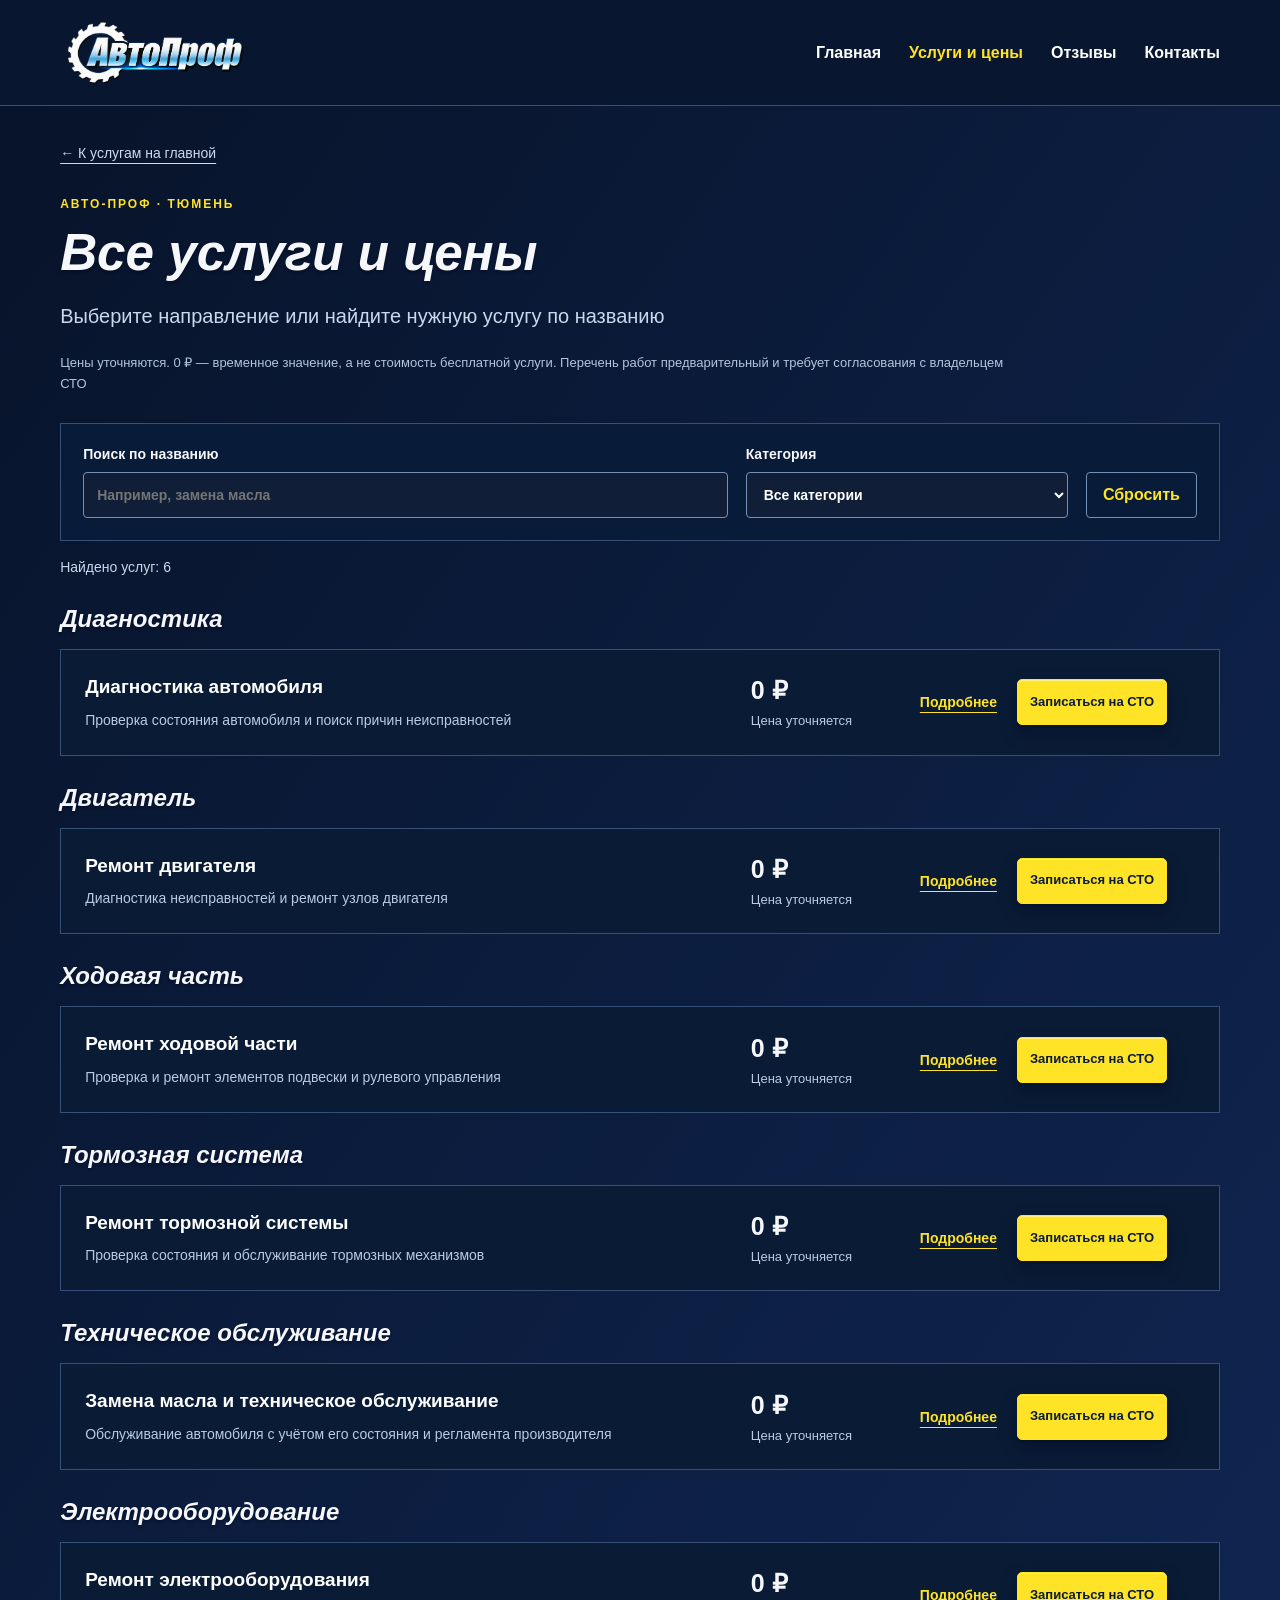
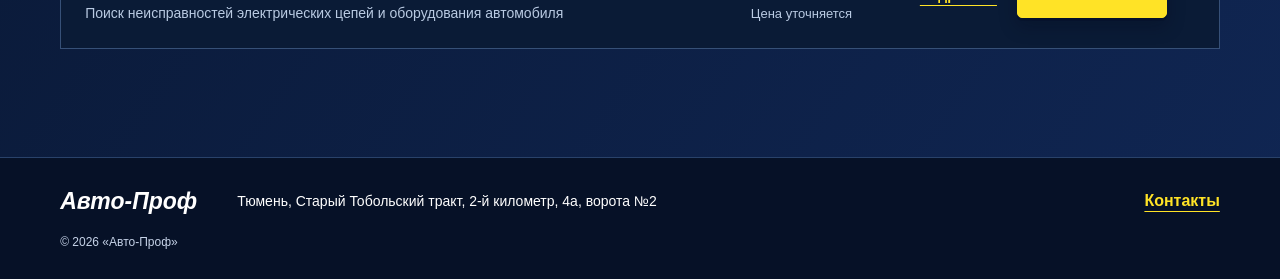
<file: services.html>
<!doctype html><html lang="ru"><head><meta charset="UTF-8"><meta name="viewport" content="width=device-width,initial-scale=1"><title>Услуги и цены — Авто-Проф</title><link rel="icon" href="data:,"><link rel="stylesheet" href="style.css"><link rel="stylesheet" href="services.css"><link rel="stylesheet" href="visual-depth.css"></head><body class="inner-page" data-inner-page="true" data-service=""><header class="catalog-header"><a class="catalog-logo" href="index.html" aria-label="Авто-Проф — главная"><img src="assets/avtoprof-logo-transparent.png" alt="АвтоПроф" width="190" height="65"></a><nav aria-label="Основное меню"><a href="index.html">Главная</a><a href="services.html" aria-current="page">Услуги и цены</a><button type="button" data-panel="Отзывы">Отзывы</button><button type="button" data-panel="Контакты">Контакты</button></nav></header><main class="catalog-main"><a class="back-link" href="index.html#services">← К услугам на главной</a><p class="section-kicker">Авто-Проф · Тюмень</p><h1>Все услуги и цены</h1><p class="catalog-intro">Выберите направление или найдите нужную услугу по названию</p><p class="price-note">Цены уточняются. 0 ₽ — временное значение, а не стоимость бесплатной услуги. Перечень работ предварительный и требует согласования с владельцем СТО</p><form class="catalog-filters" role="search"><label>Поиск по названию<input id="service-search" type="search" placeholder="Например, замена масла" autocomplete="off"></label><label>Категория<select id="service-category"><option value="">Все категории</option></select></label><button class="filter-reset" type="reset">Сбросить</button></form><p id="catalog-status" role="status" aria-live="polite"></p><div id="catalog-results"></div><noscript>Для поиска и просмотра услуг включите JavaScript.</noscript></main><footer class="site-footer" id="contacts">
  <strong class="footer-brand">Авто-Проф</strong>
  <address>Тюмень, Старый Тобольский тракт, 2-й километр, 4а, ворота №2</address>
  <a href="#contacts" data-panel="Контакты">Контакты</a>
  <small>© 2026 «Авто-Проф»</small>
</footer>

<div class="dialog" id="dialog" role="dialog" aria-modal="true" aria-labelledby="dt">
<div class="panel" id="modal-panel">
<h2 id="dt">
</h2>
<p id="desc">
</p>
<section id="booking" hidden aria-label="Демонстрационный календарь записи">
<p class="booking-note">
<strong>Демонстрация.</strong> Цветные точки и время — пример. Реальная занятость СТО пока не подключена, запись не отправляется.</p>
<div class="booking-toolbar">
<button type="button" class="booking-nav" id="cal-prev" aria-label="Предыдущий месяц">‹</button>
<strong id="cal-month">
</strong>
<button type="button" class="booking-nav" id="cal-next" aria-label="Следующий месяц">›</button>
</div>
<div class="booking-days" id="cal-days">
</div>
<div class="booking-legend">
<span>
<i class="booking-dot free">
</i>Есть время (пример)</span>
<span>
<i class="booking-dot few">
</i>Мало мест (пример)</span>
<span>
<i class="booking-dot busy">
</i>Нет мест (пример)</span>
</div>
<div class="booking-result" id="cal-result" aria-live="polite">
<strong>Выбери дату</strong>Нажми на число с цветной точкой, чтобы посмотреть пример свободных часов.</div>
</section>
<section id="reviews" hidden aria-label="Отзывы клиентов">
<p class="reviews-summary" id="reviews-summary"></p>
<p id="reviews-empty">Опубликованных отзывов пока нет. Будем размещать реальные отзывы после проверки подлинности и модерации.</p>
<ul class="review-list" id="review-list" aria-label="Опубликованные отзывы"></ul>
<h3>Оставить отзыв — демонстрация</h3>
<p class="review-note" id="review-demo-note">Отзыв не отправляется и не сохраняется. Это прототип формы: публикация и проверка отзывов ещё не подключены. Не вводите персональные данные.</p>
<form class="review-form" id="review-form" aria-describedby="review-demo-note">
<label>Имя или псевдоним<input name="author" maxlength="60" autocomplete="off" required></label>
<fieldset><legend>Ваша оценка: от 1 до 5 звёзд</legend><div class="review-stars">
<label><input type="radio" name="rating" value="1" required>1 ★</label><label><input type="radio" name="rating" value="2" required>2 ★</label><label><input type="radio" name="rating" value="3" required>3 ★</label><label><input type="radio" name="rating" value="4" required>4 ★</label><label><input type="radio" name="rating" value="5" required>5 ★</label>
</div></fieldset>
<label>Текст отзыва<textarea name="text" minlength="10" maxlength="2000" required></textarea></label>
<button class="close" type="submit">Проверить заполнение (без отправки)</button>
<p class="review-status review-note" id="review-status" role="status"></p>
</form>
<p class="review-note">Планируется проверка подлинности отзывов и модерация перед публикацией. Защита от спама будет включать серверную проверку данных, ограничение частоты отправки и проверку повторов. Сейчас приём отзывов отключён.</p>
</section><button class="close" id="close">Закрыть</button>
</div>
</div>

<!-- Шаг 2: выбор времени и демонстрационная форма. Заявки никуда не отправляются. -->
<div class="appointment-dialog" id="appointment-dialog" role="dialog" aria-modal="true" aria-labelledby="appointment-title" hidden>
  <section class="appointment-panel">
    <button class="appointment-x" id="appointment-close" type="button" aria-label="Закрыть окно записи">×</button>
    <div class="appointment-kicker">Авто-Проф · Демонстрационная запись</div>
    <h2 id="appointment-title">Выбор времени записи</h2>
    <p class="appointment-date" id="appointment-date"></p>
    <p class="appointment-disclaimer">Свободные часы указаны для примера. Дата и время не бронируются.</p>
    <p class="appointment-section-title">Выберите свободный час</p>
    <div id="appointment-times" class="appointment-times" role="group" aria-label="Доступное время"></div>
    <form id="appointment-form" novalidate>
      <div class="appointment-fields">
        <label>Ваше имя <input name="name" type="text" autocomplete="name" placeholder="Как к вам обращаться" maxlength="80" required></label>
        <label>Телефон <input name="phone" type="tel" autocomplete="tel" placeholder="+7 ..." maxlength="32" required></label>
      </div>
      <button class="appointment-submit" id="appointment-submit" type="submit" disabled>Проверить выбор (демо)</button>
      <p class="appointment-feedback" id="appointment-feedback" role="status" aria-live="polite">Форма работает только для демонстрации: данные не отправляются и не сохраняются.</p>
    </form>
  </section>
</div>

<script src="services-data.js"></script><script src="services-ui.js"></script><script src="script.js"></script></body></html>
</file>
<file: style.css>
/* Первый экран: стиль новой визитки. Стили окон ниже сохранены без изменений. */
:root{--gold:#ffe326;--text:#f6f7fa}
*{box-sizing:border-box}
html,body{margin:0;min-height:100%;background:#07152f;color:var(--text);font-family:Arial,"Segoe UI",sans-serif}
button,a{font:inherit}button{cursor:pointer}
.page{position:relative;isolation:isolate;overflow:hidden;width:100%;min-height:740px;height:100dvh;background:radial-gradient(ellipse at 83% 58%,#244e9c 0,transparent 55%),linear-gradient(125deg,#071329 12%,#102653 60%,#12346d)}
.landscape{position:absolute;inset:0;z-index:-2;background:repeating-linear-gradient(128deg,transparent 0 100px,#3163ac16 101px 144px,transparent 145px 190px),linear-gradient(128deg,transparent 49%,#2f67b24d 49.1%,transparent 49.4%,transparent 64%,#61a4f18c 64.1%,transparent 64.3%)}
.landscape:after{content:"";position:absolute;width:22%;height:150%;right:20%;top:-25%;transform:rotate(37deg);background:url("assets/tire-tread.svg") center top/100% auto repeat-y;opacity:.56;mask-image:linear-gradient(180deg,transparent,#000 12%,#000 80%,transparent);pointer-events:none}
.scene-shade{position:absolute;inset:0;z-index:-1;background:linear-gradient(90deg,#071329bb,transparent 65%),linear-gradient(0deg,#050d20,transparent 40%);pointer-events:none}
.composition{position:relative;width:100%;height:100%;min-height:740px}
.site-header{position:relative;display:flex;align-items:center;justify-content:space-between;gap:30px;padding:24px 4.7%;height:140px;border-bottom:1px solid #7499cf24}
.brand{position:relative;width:290px;flex-shrink:0;height:110px}
.brand-art{display:block;width:100%;aspect-ratio:2.75;clip-path:polygon(0 0,100% 0,100% 86%,39% 86%,39% 100%,0 100%);background:url("assets/avtoprof-card-original.png") center 15%/116% auto no-repeat;mask-image:linear-gradient(90deg,transparent,#000 3%,#000 97%,transparent)}
.brand-slogan{display:block;margin-top:0;font-size:12px;font-weight:800;font-style:italic;letter-spacing:.3px;text-align:center}
.main-nav{display:flex;align-items:center;gap:30px}
.main-nav :is(button,a){position:relative;background:none;border:0;padding:14px 0;color:#fff;font-size:17px;font-weight:700;font-style:italic}
.main-nav :is(button,a).active:after{content:"";position:absolute;bottom:3px;left:0;right:0;height:3px;background:var(--gold);transform:skewX(-20deg)}
.main-nav :is(button,a):hover{color:var(--gold)}
.page button:focus-visible{outline:3px solid var(--gold);outline-offset:5px}
.hero{position:absolute;left:4.7%;top:190px;z-index:2;max-width:600px}
.hero-locality{color:var(--gold);font-size:15px;letter-spacing:4px;font-weight:800;text-transform:uppercase;margin-bottom:18px}
.hero h1{margin:0;color:white;font-size:clamp(66px,6.3vw,106px);font-style:italic;letter-spacing:-4px;line-height:1;font-weight:900}
.hero h1 span{color:var(--gold)}
.hero-slogan{font-size:23px;font-weight:800;font-style:italic;line-height:1.3;margin:16px 0 0}.hero-slogan strong{color:var(--gold)}
.hero-description{position:absolute;left:4.7%;top:370px;margin:0;font-size:26px;line-height:1.3;font-style:italic;font-weight:800;z-index:2}.hero-description strong{font-weight:800;color:#c8d8f3}
.actions{position:absolute;left:4.7%;top:470px;display:flex;align-items:center;gap:16px;z-index:2}
.action{display:inline-flex;align-items:center;justify-content:center;gap:12px;min-height:60px;padding:14px 24px;border-radius:5px;font-size:20px;font-weight:900;font-style:italic;white-space:nowrap;transition:transform .15s,filter .15s}
.action:hover{transform:translateY(-2px);filter:brightness(1.08)}
.action.booking-cta{color:#091b39;background:var(--gold);border:2px solid var(--gold);box-shadow:0 10px 30px #030c2840}
.cta-calendar-icon{height:26px;width:26px;stroke:currentColor;fill:none;stroke-width:1.8;stroke-linecap:round;stroke-linejoin:round}.cta-arrow{font-size:32px;line-height:20px}
.action.secondary{padding:12px 0;background:none;border:0;font-size:16px;color:#fff}.play-icon{width:26px;height:26px;stroke:currentColor;fill:none;stroke-width:2}.play-icon path{fill:currentColor;stroke:none}
.advantages{position:absolute;left:4.7%;top:590px;display:grid;grid-template-columns:1fr 1fr;gap:22px 26px;width:530px;z-index:2}
.advantage{display:flex;align-items:center;gap:12px;font-size:15px;font-style:italic;font-weight:800;line-height:1.25}.advantage span{max-width:170px}
.adv-icon{width:45px;height:45px;flex-shrink:0;border:1px solid #6488c3;border-radius:9px;padding:6px;background:#173c78;stroke:#fff;fill:none;stroke-width:2.5;stroke-linecap:round;stroke-linejoin:round;box-shadow:4px 4px 0 #ffe326}.adv-icon path:last-child{stroke:var(--gold)}
.car-art{position:absolute;right:1%;bottom:50px;width:58%;aspect-ratio:1.65;pointer-events:none;z-index:0}
@media(min-width:1600px){.hero{top:24%}.hero-description{top:47%}.actions{top:61%}.advantages{top:77%}.car-art{bottom:6%;width:60%}}
@media(max-width:1100px){.site-header{padding-left:4%;padding-right:4%}.brand{width:245px;height:85px}.main-nav{gap:20px}.main-nav :is(button,a){font-size:15px}.hero h1{font-size:72px}.hero-description{font-size:23px}.actions{flex-direction:column;align-items:flex-start;gap:8px}.advantages{top:620px;width:480px;gap:18px}.car-art{right:-3%;bottom:100px;width:59%}}
@media(max-width:760px){.page{min-height:1160px;height:auto}.composition{min-height:1160px}.site-header{height:162px;flex-direction:column;gap:8px;padding:18px 20px}.brand{width:230px;height:100px}.main-nav{width:100%;justify-content:space-between;gap:8px}.main-nav :is(button,a){font-size:14px;padding:8px 0}.hero{top:205px;left:7%;max-width:90%}.hero h1{font-size:66px;letter-spacing:-3px}.hero-locality{font-size:12px}.hero-slogan{font-size:19px}.hero-description{top:360px;left:7%;font-size:23px}.actions{top:450px;left:7%;gap:12px}.action.booking-cta{font-size:21px}.car-art{width:100%;right:0;bottom:220px}.advantages{top:auto;bottom:55px;left:7%;width:86%;gap:22px 16px}.advantage{font-size:14px}.adv-icon{width:40px;height:40px}}
@media(prefers-reduced-motion:reduce){.page .action{transition:none}}

/* Уточнение первого экрана: исходные значки визитки, два информационных блока. */
.page .brand{width:210px;height:88px}
.page .brand-art{aspect-ratio:3.1;clip-path:none;mask-image:none;background:url("assets/avtoprof-logo-transparent.png") center/contain no-repeat}
.page .brand-slogan{font-size:10px}
.service-blocks{position:absolute;top:365px;left:4.7%;width:480px;display:grid;gap:20px;z-index:2}
.service-block{display:grid;grid-template-columns:52px minmax(0,1fr);align-items:center;gap:16px;min-height:66px}
.service-block p{margin:0;font-family:"Arial Narrow","Liberation Sans Narrow",Arial,sans-serif;font-stretch:condensed;font-style:italic;font-size:27px;font-weight:500;line-height:1.12}
.service-block strong{font-weight:900}.service-block .service-availability{font-size:21px;font-weight:700;color:var(--gold);margin-top:7px}
/* Круглые значки выводятся непосредственно из исходной визитки без перерисовки. */
.service-icon{display:block;width:52px;height:52px;border-radius:50%;background-image:url("assets/service-card-original.png");background-size:798% 1024%;background-repeat:no-repeat}
.service-icon-repair{background-position:5.73% 21.43%}.service-icon-parts{background-position:5.73% 56.06%}
.page .actions{top:555px;gap:14px;flex-direction:row;align-items:center}
.page .action{font-size:18px;padding:14px 18px;min-height:58px}
.page .action.booking-cta{background:#fff;border-color:#fff;color:#091b39}
.page .action.parts-cta{background:var(--gold);border:2px solid var(--gold);color:#091b39}
.page .advantages{top:650px;gap:16px 26px}
.page .car-art{width:54%;right:1%}
@media(min-width:1600px){.service-blocks{top:46%}.page .actions{top:67%}.page .advantages{top:81%}}
@media(min-width:761px) and (max-width:1100px){.service-blocks{width:420px}.service-block p{font-size:24px}.page .actions{gap:9px}.page .action{font-size:16px;padding:13px}.page .car-art{width:52%;right:0}}
@media(max-width:760px){.page,.page .composition{min-height:790px}.page .brand{width:195px;height:85px}.service-blocks{top:365px;left:7%;width:86%;gap:20px}.service-block{grid-template-columns:48px minmax(0,1fr);gap:12px}.service-icon{width:48px;height:48px}.service-block p{font-size:25px}.service-block .service-availability{font-size:20px}.page .actions{top:640px;left:7%;width:86%;display:grid;grid-template-columns:1fr;gap:12px}.page .action{font-size:20px;width:100%}.page .car-art{width:100%;right:0;bottom:220px}.page .advantages{top:auto;bottom:55px}}
@media(max-width:360px){.service-block p{font-size:22px}.page .main-nav :is(button,a){font-size:12px}}

/* Разгруженный первый экран; положение автомобиля и размеры логотипа сохранены. */
.service-blocks{top:350px}
.service-block p{color:var(--text)}
.page .actions{display:flex;flex-direction:row}
.benefits-screen{min-height:100svh;display:flex;align-items:center;background:linear-gradient(135deg,#0b1d3c,#102c59);padding:90px 4.7%}
.benefits-inner{width:100%;max-width:1400px;margin:0 auto}
.benefits-screen h2{font-size:clamp(30px,3.4vw,48px);line-height:1.15;font-style:italic;margin:0 0 55px;letter-spacing:-1px}
.benefits-screen .advantages{position:static;display:grid;grid-template-columns:repeat(4,minmax(0,1fr));gap:24px;width:100%;max-width:none}
.benefits-screen .advantage{display:flex;flex-direction:column;align-items:flex-start;justify-content:flex-start;gap:24px;min-height:210px;padding:28px 24px;font-size:21px;border-top:2px solid var(--gold);background:#071a3880}
.benefits-screen .advantage span{max-width:none}
.benefits-screen .adv-icon{width:54px;height:54px}
.site-footer{display:grid;grid-template-columns:auto minmax(200px,1fr) auto;gap:20px 40px;align-items:center;padding:30px 4.7%;background:#061127;color:#fff;border-top:1px solid #29426a}
.footer-brand{font-size:23px;font-style:italic}.site-footer address{font-size:14px;line-height:1.5;font-style:normal;max-width:570px}.site-footer a{color:#ffe326;text-underline-offset:5px;font-weight:700}.site-footer a:focus-visible{outline:2px solid var(--gold);outline-offset:6px}.site-footer small{grid-column:1/-1;color:#c6d3e8;font-size:12px}
@media(min-width:1600px){.service-blocks{top:43%}}
@media(max-width:1000px){.benefits-screen .advantages{grid-template-columns:repeat(2,minmax(0,1fr))}.benefits-screen .advantage{min-height:170px}.site-footer{gap:20px}}
@media(max-width:760px){.service-blocks{top:335px}.page .actions{top:620px;display:grid;grid-template-columns:1fr;align-items:stretch;gap:10px}.page .action{font-size:16px;padding:12px 9px;white-space:normal;line-height:1.15;min-height:64px}.page .actions .cta-arrow,.page .actions .cta-calendar-icon{display:none}.benefits-screen{padding:65px 7%}.benefits-screen h2{margin-bottom:32px}.benefits-screen .advantages{gap:16px}.benefits-screen .advantage{font-size:17px;padding:22px 16px;gap:20px;min-height:190px}.site-footer{grid-template-columns:1fr auto;padding:28px 7%}.site-footer address{grid-row:2;grid-column:1/-1}.site-footer small{grid-row:3}.site-footer a{grid-column:2;grid-row:1}}
@media(max-width:360px){.page .action{font-size:14px}.benefits-screen .advantage{font-size:15px;padding:18px 12px}}

/* Три согласованные правки: слоган в шапке, левый отступ, мягкий диагональный свет. */
.page .brand{transform:translateX(-24px)}
.page .brand-slogan{font-size:11px;line-height:1.25;letter-spacing:0;font-weight:800;white-space:nowrap;text-align:center;color:#fff}

@media(max-width:760px){.page .brand{transform:none}.page .brand-slogan{font-size:10px}}

/* Вариант Б: независимые слои света под неизменённым прозрачным Subaru. */
.car-art:after{content:"";position:absolute;inset:0;z-index:2;background:url("assets/subaru-transparent.png") center/100% 100% no-repeat}
.car-art:before{content:"";position:absolute;left:-8%;top:52%;width:110%;height:62%;z-index:0;pointer-events:none;background:radial-gradient(ellipse 28% 35% at 26% 56%,#e7faffb8 0%,#abdfff8c 24%,#66b6fa45 50%,#3a88d400 78%),radial-gradient(ellipse 30% 34% at 57% 47%,#daf5ff8c 0%,#86cbff65 28%,#509ee933 56%,#408cd000 85%),radial-gradient(ellipse 21% 32% at 82% 28%,#9ad8ff61 0%,#61adeb33 45%,#408cd000 85%);filter:blur(17px)}
.car-light{position:absolute;left:3%;top:72%;width:108%;height:35%;z-index:1;pointer-events:none;transform:rotate(12deg);background:radial-gradient(ellipse at 52% 45%,#70bdff59 0%,#529fe633 35%,#326aa900 72%);mask-image:linear-gradient(155deg,transparent 8%,#000 40%,#000 60%,transparent 93%);filter:blur(22px)}
.car-smoke{position:absolute;left:-14%;top:-20%;width:130%;height:150%;z-index:1;pointer-events:none;background:url("assets/subaru-smoke.svg") center/100% 100% no-repeat;opacity:.92}
@media(max-width:760px){.car-art:before{filter:blur(11px)}.car-light{filter:blur(15px)}}

/* Календарь и форма записи, сохранены от предыдущей редакции. */
.dialog{
  position:fixed;
  inset:0;
  background:#080b0fb9;
  display:none;
  align-items:center;
  justify-content:center;
  z-index:5;
  padding:20px}
.dialog.open{
  display:flex}
.panel{
  max-width:430px;
  width:100%;
  padding:26px;
  background:#303b4a;
  border:1px solid #ebc98d55;
  border-radius:16px;
  box-shadow:0 18px 40px #0007}
.panel h2{
  font-size:23px;
  margin:0 0 14px}
.panel p{
  line-height:1.6;
  color:#e2e6e9}
.close{
  background:#e7bd7f;
  border:0;
  color:#222;
  padding:11px 18px;
  border-radius:7px;
  font-weight:bold}
.panel a{
  color:#f6cd8b}


/* Запись на СТО — отдельное окно календаря. Главный экран без изменений. */
.dialog .panel.booking-wide{
  max-width:500px;
  max-height:calc(100dvh - 28px);
  overflow-y:auto;
  padding:20px 22px 18px}

#booking[hidden]{
  display:none!important}

.booking-note{
  background:#202b38;
  border:1px solid #f1cf9760;
  border-radius:8px;
  color:#ffdfaa;
  font-size:12px;
  line-height:1.4;
  padding:9px 11px;
  margin:0 0 12px}

.booking-toolbar{
  display:flex;
  align-items:center;
  justify-content:space-between;
  gap:10px;
  margin:8px 0 12px}

.booking-toolbar strong{
  font-size:17px;
  text-transform:capitalize;
  color:#fff;
  white-space:nowrap}

.booking-nav{
  border:1px solid #bdc4cc80;
  border-radius:7px;
  min-width:38px;
  height:33px;
  background:#252f3d;
  color:#ffe0a8;
  font-size:20px;
  cursor:pointer}

.booking-nav:disabled{
  opacity:.25;
  cursor:not-allowed}

.booking-days{
  display:grid;
  grid-template-columns:repeat(7,minmax(0,1fr));
  gap:5px}

.booking-dow{
  text-align:center;
  color:#c2cbd6;
  font-size:11px;
  padding:4px 0 3px}

.booking-cell{
  position:relative;
  display:flex;
  align-items:center;
  justify-content:center;
  flex-direction:column;
  border:1px solid #ffffff20;
  min-height:45px;
  padding:5px 0 4px;
  background:#394556;
  color:#fff;
  border-radius:8px;
  font-size:13px;
  cursor:pointer}

.booking-cell.empty{
  background:transparent;
  border:0;
  cursor:default}

.booking-cell:disabled{
  color:#7f8995;
  background:#2b3542;
  cursor:not-allowed;
  opacity:.65}

.booking-cell:not(:disabled):not(.empty):hover{
  border-color:#f7d49c;
  background:#455363}

.booking-cell.selected{
  outline:2px solid #f2cf94;
  outline-offset:0;
  background:#4d5360}

.booking-dot{
  height:6px;
  width:6px;
  display:block;
  border-radius:50%;
  margin-top:5px}

.booking-dot.free{
  background:#7bdbb0}
.booking-dot.few{
  background:#f4ca73}
.booking-dot.busy{
  background:#e98989}

.booking-legend{
  display:flex;
  justify-content:space-between;
  gap:8px;
  flex-wrap:wrap;
  margin:11px 0 13px;
  font-size:10.5px;
  color:#d1d7df}

.booking-legend span{
  display:flex;
  align-items:center;
  gap:5px}
.booking-legend .booking-dot{
  margin:0}

.booking-result{
  min-height:77px;
  background:#222e3b;
  border:1px solid #ffffff30;
  border-radius:9px;
  padding:12px 13px;
  color:#e9eef6;
  font-size:13px;
  line-height:1.4}

.booking-result strong{
  display:block;
  color:#fff;
  font-size:14px;
  margin-bottom:5px}

.booking-slots{
  display:flex;
  gap:6px;
  flex-wrap:wrap;
  margin-top:9px}

.booking-slot{
  font-size:12px;
  cursor:pointer;
  border:1px solid #e7bd80;
  background:#3a4655;
  color:#ffdb9c;
  border-radius:6px;
  padding:7px 11px}

.booking-slot:focus-visible{
  outline:2px solid #fff}

.booking-slot.active{
  background:#e9c184;
  color:#202935}

.booking-feedback{
  margin-top:8px;
  color:#ffda97;
  font-size:12px}

@media(max-width:570px){
  .dialog{
  padding:8px}
.dialog .panel.booking-wide{
  max-height:calc(100dvh - 16px);
  padding:16px 13px}
.booking-cell{
  min-height:39px}
.booking-days{
  gap:4px}
.booking-legend{
  font-size:9.5px}
}

@media(max-height:650px){
  .booking-cell{
  min-height:33px}
.booking-toolbar{
  margin:5px 0}
.dialog .panel.booking-wide{
  padding-top:10px;
  padding-bottom:10px}
.booking-note{
  margin-bottom:5px;
  padding:6px 9px}
.booking-legend{
  margin:6px 0}
.booking-result{
  min-height:62px;
  padding:7px 10px}
}


/* Шаг 2. Окно выбора часов после нажатия на доступную дату. */
.appointment-dialog[hidden]{display:none!important}
.appointment-dialog { position:fixed; inset:0; z-index:30; background:rgba(6,10,17,.8); display:flex;
  justify-content:center; align-items:center; padding:18px; backdrop-filter:blur(5px); }
.appointment-panel { width:min(515px,100%); position:relative; max-height:calc(100dvh - 36px);
  overflow-y:auto; background:linear-gradient(155deg,#354356,#202b38); color:#f5f6f8;
  border:1px solid rgba(241,207,151,.52); border-radius:17px; padding:25px;
  box-shadow:0 18px 65px rgba(0,0,0,.55); }
.appointment-x { position:absolute; right:17px; top:10px; border:0; background:transparent;
  color:#f7e2bd; font-size:30px; padding:3px 7px; }
.appointment-kicker { font-size:11px; text-transform:uppercase; letter-spacing:1.5px; color:#f0c98d;
  margin-right:30px; }
.appointment-panel h2 { font-size:23px; line-height:1.15; margin:12px 0 4px; }
.appointment-date { margin:3px 0 13px; color:#f7d599; font-weight:700; font-size:16px; text-transform:capitalize; }
.appointment-disclaimer { color:#d7dce4; font-size:12px; line-height:1.45; }
.appointment-section-title { font-weight:700; margin:17px 0 8px; font-size:14px; }
.appointment-times { display:flex; flex-wrap:wrap; gap:8px; }
.appointment-time { color:#f6d59b; border:1px solid #d7af73; background:rgba(11,19,30,.35);
  border-radius:9px; padding:9px 14px; }
.appointment-time[aria-pressed="true"] { background:linear-gradient(135deg,#f4d49d,#dda95e);
  color:#232c36; font-weight:800; }
.appointment-fields { display:grid; grid-template-columns:1fr 1fr; gap:12px; margin-top:20px; }
.appointment-fields label { font-size:13px; color:#e0e5eb; font-weight:600; }
.appointment-fields input { display:block; width:100%; margin-top:6px; padding:10px;
  color:#fff; background:#1e2936; border:1px solid #7b8795; border-radius:8px;
  outline-offset:3px; font-size:14px; }
.appointment-fields input:focus { outline:2px solid #edc485; }
.appointment-submit { display:block; width:100%; padding:11px 15px; margin-top:16px;
  border:0; border-radius:9px; font-weight:800; background:linear-gradient(135deg,#f4d49d,#dda95e);
  color:#222b35; }
.appointment-submit:disabled { opacity:.47; cursor:not-allowed; }
.appointment-feedback { font-size:12px; line-height:1.4; color:#c9d4df; margin:10px 0 0; }
@media(max-width:570px){.appointment-fields{grid-template-columns:1fr}}

/* Отображение окна календаря и формы при небольшой высоте экрана. */
.dialog {z-index:20}
.appointment-dialog {z-index:30}
#booking[hidden], .appointment-dialog[hidden] {display:none!important}
@media(min-width:900px) and (max-height:760px) {
 .dialog .panel.booking-wide {max-height:calc(100dvh - 16px)}
 .appointment-panel {max-height:calc(100dvh - 16px)}
}

/* Отзывы: демонстрационная форма и будущие опубликованные отзывы. */
.dialog .panel{max-height:calc(100dvh - 30px);overflow-y:auto}
.panel.reviews-panel{max-width:560px}
.reviews-summary{padding:12px;border:1px solid #ffffff30;border-radius:8px;color:#f1d1a1}
.review-list{padding:0;list-style:none}.review-list li{padding:12px 0;border-bottom:1px solid #ffffff30}.review-list p{white-space:pre-wrap;overflow-wrap:anywhere}
.review-form{display:grid;gap:12px;margin:18px 0}.review-form label{display:grid;gap:6px}.review-form input,.review-form textarea{width:100%;padding:9px;border:1px solid #aeb8c5;border-radius:6px;background:#202b39;color:#fff;font:inherit}.review-form textarea{resize:vertical;min-height:90px}.review-form fieldset{border:1px solid #aeb8c5;border-radius:6px}.review-stars{display:flex;flex-wrap:wrap;gap:12px}.review-stars label{display:flex;align-items:center;gap:4px}.review-stars input{width:auto}.review-form :focus-visible{outline:2px solid #ffd493;outline-offset:3px}.review-note{font-size:13px;color:#e0e5eb}.review-status{margin:0}

/* На мобильном первом экране остаются текст и кнопки; Subaru и её свет скрыты вместе. */
@media(max-width:760px){.page .car-art{display:none}}

/* Якорные ссылки меню оформляются точно как прежние пункты. */
.main-nav a{text-decoration:none}

/* Three clear sections inside the About information dialog. */
#modal-panel.about-panel{max-width:460px;max-height:calc(100dvh - 30px);overflow-y:auto}
#modal-panel.about-panel .about-section + .about-section{margin-top:12px}
#modal-panel.about-panel .about-section h2{font-size:23px;line-height:1.2;font-weight:800;color:#fff;margin:0 0 9px}
#modal-panel.about-panel .about-section p{font-size:16px;font-weight:400;line-height:1.55;margin:4px 0;color:#e2e6e9}
#modal-panel.about-panel .about-section a{color:#f6cd8b;text-decoration:underline;text-underline-offset:3px}
#modal-panel.about-panel .about-section a:focus-visible{outline:2px solid #ffe326;outline-offset:3px}

/* Extra breathing room after the final About line before the return button. */
#modal-panel.about-panel #desc{display:flow-root}
#modal-panel.about-panel #close{display:block;margin-top:46px}
</file>
<file: services.css>
/* Только второй экран и страницы услуг. Утверждённый #home не переоформляется. */
.benefits-screen{min-height:0;padding:32px 4.7% 20px}
.benefits-screen h2{font-size:34px;margin-bottom:20px}
.benefits-screen .advantage{min-height:88px;flex-direction:row;align-items:center;padding:16px 18px;gap:18px;font-size:18px}
.benefits-screen .adv-icon{width:42px;height:42px;flex-shrink:0}
.services-section{padding:24px 4.7% 36px;background:linear-gradient(135deg,#0b1d3c,#102c59);scroll-margin-top:25px}
.services-heading{display:flex;justify-content:space-between;align-items:end;gap:32px;margin-bottom:20px}
.section-kicker{font-size:12px;font-weight:800;letter-spacing:2px;text-transform:uppercase;color:#ffe326;margin:0 0 14px}
.services-heading h2{font-size:34px;font-style:italic;line-height:1.1;margin:0}
.services-heading>p{color:#becce1;line-height:1.5;font-size:15px;max-width:350px;margin:0}
.service-cards{display:grid;grid-template-columns:repeat(3,minmax(0,1fr));gap:16px}
.service-card{position:relative;display:flex;flex-direction:column;align-items:flex-start;background:#091a35;border:1px solid #38577e;padding:20px;min-height:190px;transition:border-color .15s}
.service-card:hover{border-color:#ffe326}
.service-number{font-size:12px;color:#92a8c7;letter-spacing:2px}
.service-card h3{font-size:21px;line-height:1.2;font-style:italic;margin:12px 0 10px}
.service-card p{font-size:14px;line-height:1.55;color:#c5d2e5;margin:0 0 16px}
.service-more{color:#ffe326;font-weight:700;text-underline-offset:5px;font-size:14px}.service-card .service-more{margin-top:auto}
.service-button{display:inline-flex;justify-content:center;align-items:center;gap:25px;min-height:46px;padding:13px 19px;border:1px solid #ffe326;border-radius:5px;background:#ffe326;color:#091b39;font-size:15px;font-weight:800;text-decoration:none;line-height:1.3;cursor:pointer}
.services-actions{display:flex;align-items:stretch;gap:16px;margin-top:20px}
.services-actions .all-services{margin:0;min-height:58px;padding:14px 18px;font-size:18px;font-style:italic}
.services-section a:focus-visible,.catalog-main :focus-visible,.catalog-header :focus-visible{outline:3px solid #ffe326;outline-offset:5px}
.inner-page{background:linear-gradient(125deg,#071329,#102653);min-height:100vh}
.catalog-header{display:flex;justify-content:space-between;align-items:center;gap:28px;padding:20px 4.7%;border-bottom:1px solid #365077;background:#08172f}
.catalog-logo{display:block;flex-shrink:0}.catalog-logo img{display:block;object-fit:contain;width:190px;height:65px}
.catalog-header nav{display:flex;gap:28px;align-items:center}.catalog-header a,.catalog-header button{color:#fff;font-size:16px;font-weight:700;text-decoration:none}.catalog-header nav button{padding:8px 0;background:none;border:0}.catalog-header [aria-current]{color:#ffe326}
.catalog-main{max-width:1366px;margin:0 auto;padding:38px 4.7% 80px;min-height:calc(100vh - 250px)}
.back-link{display:inline-block;font-size:14px;color:#ccd9ef;text-underline-offset:5px;margin-bottom:36px}
.catalog-main h1{overflow-wrap:anywhere;font-size:clamp(36px,4vw,58px);line-height:1.1;font-style:italic;margin:0 0 20px;max-width:1000px}
.catalog-intro{font-size:20px;line-height:1.5;color:#cbd8eb;max-width:820px;margin:0 0 22px}
.price-note{font-size:13px;color:#b2c5dd;line-height:1.6;max-width:950px}
.catalog-filters{display:grid;grid-template-columns:2fr 1fr auto;gap:18px;align-items:end;margin:28px 0 18px;padding:22px;background:#081b38;border:1px solid #365077}
.catalog-filters label{display:grid;gap:10px;font-size:14px;font-weight:700}.catalog-filters input,.catalog-filters select{width:100%;min-height:46px;padding:10px 13px;border-radius:4px;border:1px solid #7690b5;background:#101f37;color:#fff;font:inherit}
.filter-reset{min-height:46px;color:#ffe326;background:none;border:1px solid #7690b5;padding:10px 16px;font-weight:700;border-radius:4px}
#catalog-status{color:#cbd8eb;font-size:14px;margin-bottom:30px}
.catalog-group{margin-bottom:28px}.catalog-group h2{font-style:italic;font-size:24px;margin:0 0 16px}
.catalog-row{display:grid;grid-template-columns:minmax(250px,1fr) 145px 275px;gap:24px;align-items:center;padding:24px;background:#0a1b36;border:1px solid #365077}
.catalog-service-name{font-size:19px;color:#fff;font-weight:700;text-decoration:none;line-height:1.35}.catalog-service-name:hover{text-decoration:underline}
.catalog-service p{font-size:14px;color:#b9cae2;line-height:1.5;margin:10px 0 0}
.catalog-price{display:grid;gap:8px}.catalog-price strong{font-size:25px}.catalog-price span{font-size:13px;color:#b9cae2}
.catalog-actions{display:flex;align-items:center;gap:20px}.catalog-actions .service-button{font-size:13px;padding:12px}
.catalog-empty{border:1px solid #365077;background:#0a1b36;padding:30px;color:#cbd8eb;line-height:1.6}
.detail-layout{display:grid;grid-template-columns:minmax(0,1fr) 350px;gap:64px;margin-top:40px}
.detail-copy h2{font-size:25px;font-style:italic;margin:32px 0 22px}.detail-copy ul{padding-left:22px;line-height:1.7;font-size:18px}.detail-copy li{padding-left:5px;margin:15px 0}.detail-copy li::marker{color:#ffe326}
.detail-booking{align-self:start;padding:30px;border:1px solid #57749b;border-top:3px solid #ffe326;background:#0a1c38}
.detail-price{font-size:48px;font-weight:800;margin:18px 0 8px}.detail-booking>p:not(.detail-price){color:#c4d5e9}.detail-booking .service-button{margin-top:22px;width:100%}
.booking-demo-label{font-size:12px;line-height:1.55}
@media(max-width:1000px){.benefits-screen .advantages{grid-template-columns:repeat(2,minmax(0,1fr))}.service-cards{grid-template-columns:repeat(2,minmax(0,1fr))}.catalog-row{grid-template-columns:1fr 140px}.catalog-actions{grid-column:1/-1}.detail-layout{grid-template-columns:1fr 300px;gap:30px}}
@media(max-width:650px){.benefits-screen{padding:45px 7% 25px}.benefits-screen h2{font-size:30px}.benefits-screen .advantage{flex-direction:column;align-items:flex-start;padding:18px 14px;font-size:16px;gap:18px;min-height:165px}.services-section{padding:30px 7% 50px}.services-heading{display:block}.services-heading h2{font-size:30px}.services-heading>p{margin-top:18px}.service-cards{grid-template-columns:1fr}.service-card{min-height:190px}.catalog-header{flex-direction:column;gap:10px;padding:16px 6%}.catalog-header nav{gap:18px;flex-wrap:wrap;justify-content:center}.catalog-header nav a,.catalog-header nav button{font-size:14px}.catalog-main{padding:28px 7% 55px}.catalog-main h1{overflow-wrap:anywhere;font-size:36px}.catalog-intro{font-size:18px}.catalog-filters{grid-template-columns:1fr;padding:18px}.catalog-row{grid-template-columns:1fr;padding:20px;gap:20px}.catalog-price{display:flex;align-items:center;gap:16px}.catalog-actions{flex-wrap:wrap;gap:22px}.detail-layout{grid-template-columns:1fr;gap:25px;margin-top:25px}.detail-copy ul{font-size:16px}.detail-booking{padding:24px}.back-link{margin-bottom:28px}}
@media(prefers-reduced-motion:reduce){.service-card{transition:none}}

@media(max-width:650px){.services-actions{display:flex;gap:10px}.services-actions .action,.services-actions .all-services{font-size:16px;padding:12px 9px;white-space:normal;line-height:1.2;min-height:64px;gap:6px}.services-actions .all-services{width:100%}}

/* Лёгкие диагонали только на втором экране, без протектора и автомобильной графики. */
#home-content{position:relative;isolation:isolate;background:linear-gradient(135deg,#0b1d3c,#102c59)}
#home-content:before{content:"";position:absolute;inset:0;z-index:-1;pointer-events:none;background:repeating-linear-gradient(128deg,transparent 0 220px,#436da10c 221px 260px,transparent 261px 420px),linear-gradient(128deg,transparent 65%,#5d8bc514 65.1%,transparent 65.3%)}
#home-content .benefits-screen,#home-content .services-section{background:transparent}
.service-icon-art{position:absolute;right:20px;top:14px;width:32px;height:32px;color:#f5f8ff;pointer-events:none}
@media(max-width:650px){.benefits-screen{padding-top:32px;padding-bottom:18px}.benefits-screen h2{margin-bottom:20px}.services-section{padding-top:22px;padding-bottom:32px}.service-card{padding:20px;min-height:190px}.services-actions{margin-top:20px}}
</file>
<file: visual-depth.css>
/* Умеренный объём только контента и основных кнопок. Хедер исключён. */
.page .action,
.services-section .service-button,
.catalog-main .service-button {
  box-shadow:inset 0 1px 0 #ffffff66,0 3px 0 #020c254d,0 8px 18px #02091745;
}
.page .action:hover,
.services-section .service-button:hover,
.catalog-main .service-button:hover {
  box-shadow:inset 0 1px 0 #ffffff80,0 4px 0 #020c2540,0 10px 22px #02091755;
}
.page .action:active,
.services-section .service-button:active,
.catalog-main .service-button:active {
  transform:translateY(1px);
  box-shadow:inset 0 1px 0 #ffffff55,0 1px 0 #020c2533,0 4px 10px #02091740;
}
.hero h1 {filter:drop-shadow(0 3px 2px #020a1d55)}
.service-block p,
.benefits-screen h2,
.services-heading h2,
.service-card h3,
.catalog-main h1,
.catalog-group h2,
.detail-copy h2 {
  text-shadow:0 2px 3px #020a1d70;
}
@media(prefers-reduced-motion:reduce){
  .page .action:active,.services-section .service-button:active,.catalog-main .service-button:active{transform:none}
}
</file>
<file: header.css>
/* Хедер вынесен из первого экрана и закреплён относительно окна всего лендинга. */
:root{--header-height:101px}
body>.site-header{position:fixed;top:0;left:0;right:0;width:100%;height:var(--header-height);z-index:15;padding:6px 4.7%;background:rgba(7,19,41,.97);border-bottom:1px solid #7499cf35;gap:24px;box-shadow:none;backdrop-filter:blur(10px)}
body>.site-header .brand{width:210px;height:88px;transform:translateX(-24px);flex-shrink:0}
body>.site-header .brand-art{aspect-ratio:3.1;clip-path:none;mask-image:none;background:url("assets/avtoprof-logo-transparent.png") center/contain no-repeat}
body>.site-header .brand-slogan{font-size:11px;line-height:1.25;letter-spacing:0;font-weight:800;white-space:nowrap;text-align:center;color:#fff}
.header-side{display:flex;align-items:center;justify-content:flex-end;gap:32px;margin-left:auto;min-width:0}
body>.site-header .main-nav{display:flex;gap:25px;align-items:center;min-width:0;width:auto}
body>.site-header .main-nav :is(button,a){font-size:16px;white-space:nowrap;padding:14px 0;line-height:1.3}
.header-phones{display:flex;align-items:center;gap:12px;flex-shrink:0}
.header-phone-icon{display:block;width:40px;height:40px;flex-shrink:0;border-radius:50%;background:url("assets/service-card-original.png") 5.73% 78.35%/798% 1024% no-repeat}
.header-phone-numbers{display:grid;gap:7px}
.header-phone-numbers a{font-size:17px;font-weight:800;font-style:italic;color:#fff;text-decoration:none;white-space:nowrap;line-height:1.2}
body>.site-header,body>.site-header *{text-shadow:none;box-shadow:none;filter:none}
body>.site-header :focus-visible{outline:2px solid #ffe326;outline-offset:5px}
.header-phone-numbers a:hover{color:#ffe326}
#services,#home-content,#benefits-title{scroll-margin-top:calc(var(--header-height) + 20px)}
.hero h1.hero-wordmark{width:455px;max-width:100%;height:102px;line-height:1;letter-spacing:0;font-size:inherit}
.hero-wordmark img{display:block;width:100%;height:100%;object-fit:contain}
.visually-hidden{position:absolute!important;width:1px;height:1px;padding:0;margin:-1px;overflow:hidden;clip:rect(0,0,0,0);white-space:nowrap;border:0}
@media(min-width:761px) and (max-width:1100px){body>.site-header{padding-left:3%;padding-right:3%;gap:10px}body>.site-header .brand{transform:none}.header-side{gap:18px}body>.site-header .main-nav{gap:16px}body>.site-header .main-nav :is(button,a){font-size:14px}.header-phone-numbers a{font-size:14px}.header-phone-icon{width:30px;height:30px}.header-phones{gap:8px}}
@media(max-width:760px){:root{--header-height:135px}body>.site-header{height:var(--header-height);padding:10px 16px;display:grid;grid-template-columns:minmax(0,1fr) auto;grid-template-rows:70px 32px;gap:6px 8px;align-content:center;justify-items:start}body>.site-header .brand{grid-column:1;grid-row:1;width:165px;height:70px;transform:none}body>.site-header .brand-slogan{font-size:9px}.header-side{display:contents}.header-phones{grid-column:2;grid-row:1;justify-self:end;gap:6px}.header-phone-icon{width:22px;height:22px}.header-phone-numbers{gap:4px}.header-phone-numbers a{font-size:13px}body>.site-header .main-nav{grid-column:1/-1;grid-row:2;justify-content:space-between;width:100%;gap:8px}body>.site-header .main-nav :is(button,a){font-size:14px;padding:5px 0}.hero h1.hero-wordmark{width:340px;max-width:calc(100vw - 14vw);height:auto;aspect-ratio:1845/414}}
@media(max-width:380px){body>.site-header{padding-left:8px;padding-right:8px;column-gap:4px}.header-phone-numbers a{font-size:12px}body>.site-header .main-nav :is(button,a){font-size:13px}}

/* Продолжение фирменного голубого блика под всей крупной надписью. */
.hero h1.hero-wordmark{position:relative;isolation:isolate}
.hero-wordmark:before{content:"";position:absolute;left:1%;right:1%;bottom:-7px;height:4px;z-index:-1;pointer-events:none;border-radius:50%;background:linear-gradient(90deg,#14a8ec00 0%,#1bc4ff 7%,#bdf5ff 45%,#5fe5ff 65%,#14a8ec 93%,#14a8ec00 100%);box-shadow:0 0 5px #48dcffff,0 0 12px #179adfb3,0 3px 8px #0059aa80}
@media(max-width:760px){.hero-wordmark:before{height:3px;bottom:-5px}}

/* Мобильный первый экран занимает ровно видимую высоту; ниже начинается следующий. */
@media(max-width:760px){
  .page{height:100vh;height:100svh;height:100dvh;min-height:0}
  .page .composition{height:100%;min-height:0;display:flex;flex-direction:column;justify-content:space-evenly;gap:clamp(10px,1.8svh,18px);padding:calc(var(--header-height) + clamp(12px,2.4svh,24px)) 7% clamp(14px,2.4svh,24px)}
  .page .hero,.page .service-blocks,.page .actions{position:static;left:auto;top:auto;bottom:auto;width:100%;max-width:100%;margin:0;flex-shrink:0}
  .page .hero{padding-bottom:8px}
  .page .hero-locality{font-size:clamp(10px,1.5svh,12px);margin-bottom:clamp(8px,1.8svh,16px)}
  .hero h1.hero-wordmark{width:min(340px,52svh);max-width:100%;height:auto}
  .page .service-blocks{gap:clamp(10px,1.8svh,20px)}
  .page .service-block{grid-template-columns:clamp(34px,6svh,48px) minmax(0,1fr);gap:clamp(10px,1.5svh,12px);min-height:0}
  .page .service-icon{width:clamp(34px,6svh,48px);height:clamp(34px,6svh,48px)}
  .page .service-block p{font-size:clamp(16px,3svh,25px);line-height:1.12}
  .page .actions{display:grid;grid-template-columns:1fr;gap:clamp(8px,1.2svh,10px)}
  .page .action{min-height:clamp(44px,7.5svh,64px);font-size:clamp(15px,2.3svh,20px);padding:clamp(9px,1.4svh,12px);line-height:1.15}
}

/* Якорные ссылки меню оформляются точно как прежние пункты. */
.main-nav a{text-decoration:none}
</file>
<file: hero-layout.css>
/* Desktop first screen aligned to approved 1366 x 768 reference.
   Never distort fonts or buttons with non-uniform scaling. */
.hero-reference-stage{display:contents}
@media (min-width:761px){
  #home.page{height:max(100dvh,var(--hero-required-height,768px));min-height:var(--hero-required-height,768px)}
  #home .hero-reference-stage{
    display:block;position:absolute;left:50%;top:50%;
    width:1366px;height:768px;
    transform:translate(-50%,-50%) scale(var(--hero-reference-scale,1));
    transform-origin:center;
  }
  #home .hero-reference-stage>.composition{position:relative;width:100%;height:100%;min-height:0}
  #home .hero{top:190px;left:40px;width:auto;max-width:600px}
  #home .service-blocks{top:350px;left:40px;width:590px;gap:30px}
  #home .service-block{grid-template-columns:52px minmax(0,1fr);gap:16px;min-height:66px}
  #home .service-block p{
    margin:0;font-family:Arial,"Segoe UI",sans-serif;
    font-stretch:normal;font-size:29px;line-height:1.42;
    font-style:italic;font-weight:500;letter-spacing:normal;
    transform:none;
  }
  #home .service-block:first-child strong{display:block;white-space:nowrap}
  #home .service-block:first-child p{max-width:100%}
  #home .service-icon{width:52px;height:52px}
  #home .actions{top:600px;left:40px;display:flex;flex-direction:row;align-items:center;gap:14px}
  #home .action{
    min-height:68px;font-size:19px;padding:18px 20px;
    font-stretch:normal;line-height:1.25;
  }
  #home .hero-reference-stage>.car-art{
    width:56%;right:0;bottom:40px;aspect-ratio:1.65;
  }
}

/* Match the fixed header's viewport-relative logo edge.
   The 1366px stage is centered independently, so compensate for its offset.
   Subaru remains anchored to the stage, unchanged. */
@media (min-width:1200px){
  #home .hero,
  #home .service-blocks,
  #home .actions{
    left:calc(659px - 45.3vw);
  }
}
</file>
